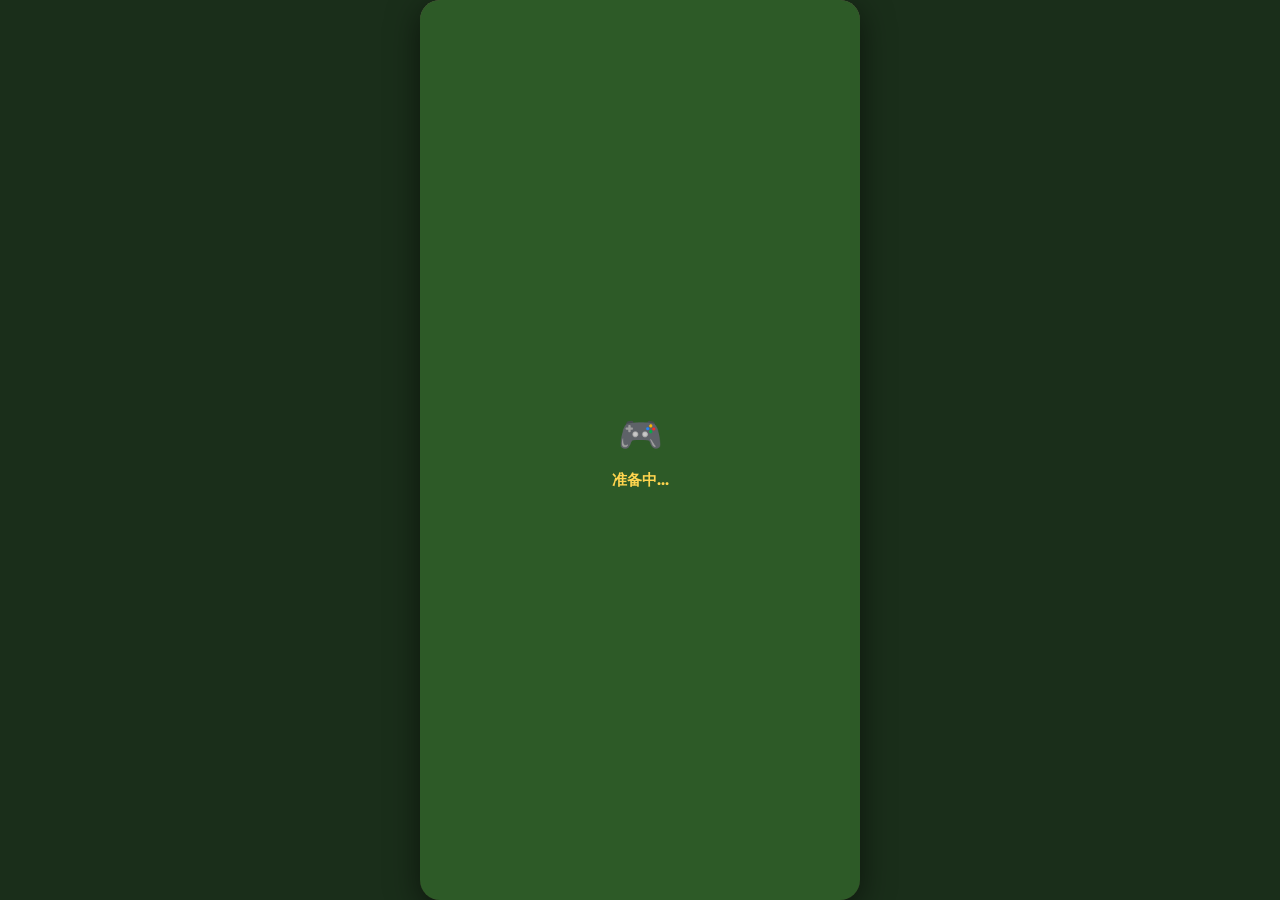
<file: index.html>
<!DOCTYPE html>
<html lang="zh-CN">
<head>
<meta charset="UTF-8">
<meta name="viewport" content="width=device-width,initial-scale=1.0,maximum-scale=1.0,user-scalable=no,viewport-fit=cover">
<title>弹珠 RPG</title>
<link href="https://fonts.googleapis.com/css2?family=Nunito:wght@700;800;900&display=swap" rel="stylesheet">
<style>
*{margin:0;padding:0;box-sizing:border-box}
html,body{width:100%;height:100%;overflow:hidden;background:#1a2e1a;font-family:'Nunito',sans-serif;touch-action:none;-webkit-user-select:none;user-select:none}

#app{
  width:100%;height:100%;max-width:440px;margin:0 auto;position:relative;
  display:flex;flex-direction:column;overflow:hidden;
  /* 木质外框 */
  background:linear-gradient(180deg,#5D4037 0%,#4E342E 30%,#3E2723 70%,#2d1d18 100%);
  padding:10px 10px 12px;
  border-radius:20px;
  box-shadow:
    inset 0 2px 0 rgba(255,255,255,.1),
    inset 0 -2px 4px rgba(0,0,0,.35),
    0 8px 32px rgba(0,0,0,.55);
}

/* ===== 内框（游戏区）===== */
.inner-frame{
  flex:1;display:flex;flex-direction:column;overflow:hidden;
  border-radius:14px;
  border:3px solid #6d4c41;
  background:#2d5a27;
  position:relative;
  box-shadow:inset 0 2px 8px rgba(0,0,0,.3);
}

/* ===== 顶栏（木质装饰条）===== */
.top-bar{
  height:48px;flex-shrink:0;
  background:
    linear-gradient(180deg,#8D6E63 0%,#6D4C41 40%,#5D4037 100%);
  border-bottom:3px solid #4e342e;
  border-radius:11px 11px 0 0;
  display:flex;align-items:center;justify-content:space-between;
  padding:0 10px;
  position:relative;
  box-shadow:inset 0 1px 0 rgba(255,255,255,.15),0 2px 4px rgba(0,0,0,.2);
}
/* 木纹纹理 */
.top-bar::before{
  content:'';position:absolute;top:0;left:0;right:0;bottom:0;
  border-radius:11px 11px 0 0;
  background:
    repeating-linear-gradient(90deg,transparent,transparent 20px,rgba(0,0,0,.04) 20px,rgba(0,0,0,.04) 21px);
  pointer-events:none;
}

/* 等级区域 */
.level-area{display:flex;align-items:center;gap:5px}
.level-star{
  width:28px;height:28px;
  background:linear-gradient(135deg,#FFD54F 0%,#FF8F00 50%,#E65100 100%);
  border-radius:6px;display:flex;align-items:center;justify-content:center;
  font-size:15px;box-shadow:0 2px 6px rgba(200,130,0,.45),inset 0 1px 0 rgba(255,255,255,.3);
  border:2px solid #FFA000;
}
.level-txt{
  color:#FFF8E1;font-size:16px;font-weight:900;
  text-shadow:0 1px 3px rgba(0,0,0,.4);letter-spacing:-.5px;
}
.level-diamond{font-size:13px;color:#FFE082;text-shadow:0 1px 2px rgba(0,0,0,.3)}

/* 中间层数（宝石风格）*/
.floor-gem{
  background:linear-gradient(180deg,#26C6DA 0%,#0097A7 50%,#006064 100%);
  border:3px solid #80DEEA;
  border-radius:12px;
  padding:4px 18px;
  min-width:64px;text-align:center;
  box-shadow:
    inset 0 2px 4px rgba(255,255,255,.25),
    inset 0 -2px 4px rgba(0,0,0,.2),
    0 3px 8px rgba(0,150,136,.35);
}
.floor-num{color:#fff;font-size:22px;font-weight:900;text-shadow:0 1px 3px rgba(0,0,0,.3)}

/* 右侧按钮 */
.ctrl-btns{display:flex;gap:6px}
.ctrl-btn{
  width:34px;height:34px;border-radius:9px;border:2px solid;
  font-size:13px;font-weight:900;cursor:pointer;
  display:flex;align-items:center;justify-content:center;
  box-shadow:0 2px 4px rgba(0,0,0,.2),inset 0 1px 0 rgba(255,255,255,.15);
}
.btn-speed{
  background:linear-gradient(180deg,#4FC3F7 0%,#039BE5 100%);
  border-color:#0288D1;color:#fff;
}
.btn-pause{
  background:linear-gradient(180deg,#FFB74D 0%,#F57C00 100%);
  border-color:#E65100;color:#fff;
}

/* ===== Canvas 区域（绿色草地）===== */
.canvas-wrap{
  flex:1;position:relative;overflow:hidden;
  /* 草地渐变 */
  background:
    radial-gradient(circle at 50% 120%, #3d7a33 0%, transparent 60%),
    linear-gradient(180deg, #2d5a27 0%, #3a6e32 40%, #2d5a27 100%);
}
canvas{width:100%;height:100%;display:block}

/* 发射次数 */
.shot-info{
  position:absolute;right:8px;bottom:52px;
  background:linear-gradient(135deg,rgba(0,0,0,.5),rgba(0,0,0,.3));
  backdrop-filter:blur(4px);border-radius:10px;
  padding:3px 10px;display:flex;align-items:center;gap:4px;
  border:1px solid rgba(255,255,255,.1);z-index:5;pointer-events:none;
  box-shadow:0 2px 6px rgba(0,0,0,.3);
}
.shot-count{color:#80DEEA;font-size:15px;font-weight:900;text-shadow:0 0 6px rgba(128,222,234,.5)}

/* ===== 底栏（木质装饰）===== */
.bottom-bar{
  height:46px;flex-shrink:0;
  background:linear-gradient(180deg,#6D4C41 0%,#5D4037 50%,#4E342E 100%);
  border-top:3px solid #5d4037;
  border-radius:0 0 12px 12px;
  display:flex;align-items:center;padding:0 12px;gap:8px;
  box-shadow:inset 0 1px 0 rgba(255,255,255,.08),0 -2px 6px rgba(0,0,0,.2);
}
.bottom-star{
  width:24px;height:24px;
  background:linear-gradient(135deg,#FFD54F,#FF8F00);
  border-radius:5px;display:flex;align-items:center;justify-content:center;
  font-size:12px;border:2px solid #FFA000;
  box-shadow:0 1px 4px rgba(200,130,0,.4);
}
.exp-lbl{color:#FFF8E1;font-size:11px;font-weight:900;text-shadow:0 1px 2px rgba(0,0,0,.3)}
.exp-track{
  flex:1;height:12px;background:rgba(0,0,0,.4);border-radius:6px;
  border:2px solid #5d4037;overflow:hidden;box-shadow:inset 0 1px 3px rgba(0,0,0,.4)
}
.exp-fill{
  height:100%;width:0%;
  background:linear-gradient(90deg,#FF8F00,#FFB300,#FFD54F,#FFEB3B);
  border-radius:4px;transition:width .3s;
  box-shadow:0 0 6px rgba(255,179,0,.4);
}
.exp-val{color:#FFE082;font-size:10px;font-weight:800;min-width:56px;text-align:right;text-shadow:0 1px 2px rgba(0,0,0,.3)}

/* ===== 弹窗 ===== */
.overlay{
  position:absolute;top:0;left:0;right:0;bottom:0;
  background:rgba(0,0,0,.65);backdrop-filter:blur(4px);
  display:none;flex-direction:column;
  align-items:center;justify-content:center;z-index:100;
  padding:20px;gap:14px;
}
.overlay.show{display:flex}
.overlay-title{font-size:22px;font-weight:900;color:#fff;text-shadow:0 2px 4px rgba(0,0,0,.4)}
.overlay-sub{font-size:13px;color:rgba(255,255,255,.6)}
.overlay-btn{
  padding:12px 32px;border-radius:12px;border:none;
  font-size:15px;font-weight:900;cursor:pointer;color:#fff;
  box-shadow:0 3px 8px rgba(0,0,0,.3);
}
.btn-primary{background:linear-gradient(135deg,#66BB6A,#43A047);border:2px solid #388E3C}
.btn-secondary{background:linear-gradient(135deg,#FF7043,#E64A19);border:2px solid:#D84315}

/* ===== 升级卡片 ===== */
.upgrade-cards{display:flex;gap:10px;width:100%}
.upgrade-card{
  flex:1;background:linear-gradient(180deg,rgba(62,44,32,.95),rgba(40,28,18,.98));
  border-radius:14px;padding:14px 8px 10px;
  display:flex;flex-direction:column;align-items:center;gap:5px;
  border:3px solid;cursor:pointer;transition:transform .12s;
  box-shadow:0 4px 10px rgba(0,0,0,.35);
}
.upgrade-card:active{transform:scale(.93)}
.card-com{border-color:#8D6E63}
.card-rare{border-color:#7C4DFF}
.card-epic{border-color:#FFAB00}
.card-icon{
  font-size:26px;width:42px;height:42px;border-radius:12px;
  display:flex;align-items:center;justify-content:center;
}
.icon-com{background:linear-gradient(135deg,#6D4C41,#4E342E)}
.icon-rare{background:linear-gradient(135deg,#512DA8,#7B1FA2)}
.icon-epic{background:linear-gradient(135deg,#E65100,#F57C00)}
.card-name{color:#fff;font-size:12px;font-weight:900}
.card-desc{color:rgba(255,255,255,.4);font-size:9px;text-align:center;line-height:1.35}
.card-tag{font-size:8px;font-weight:800;padding:2px 8px;border-radius:6px}
.tag-com{background:rgba(141,110,99,.2);color:#BCAAA4}
.tag-rare{background:rgba(124,77,255,.15);color:#B388FF}
.tag-epic{background:rgba(255,171,0,.15);color:#FFD740}

/* 加载 */
#loading{
  position:absolute;top:0;left:0;right:0;bottom:0;
  background:#2d5a27;display:flex;align-items:center;
  justify-content:center;z-index:200;flex-direction:column;gap:10px;
  color:#FFD54F;font-size:15px;font-weight:900;
}
</style>
</head>
<body>

<div id="app">
  <!-- 顶栏 -->
  <div class="top-bar">
    <div class="level-area">
      <div class="level-star">⭐</div>
      <span class="level-txt" id="ui-level">Lv.1</span>
      <span class="level-diamond">💎</span>
    </div>
    <div class="floor-gem">
      <div class="floor-num" id="ui-floor">1</div>
    </div>
    <div class="ctrl-btns">
      <button class="ctrl-btn btn-speed" id="btn-speed">×2</button>
      <button class="ctrl-btn btn-pause" id="btn-pause">❚❚</button>
    </div>
  </div>

  <!-- 内框：Canvas + 底栏 -->
  <div class="inner-frame">
    <!-- 游戏画布 -->
    <div class="canvas-wrap">
      <canvas id="c"></canvas>
      <div class="shot-info"><span>🎯</span><span class="shot-count" id="ui-shots">8</span></div>
    </div>

    <!-- 底部经验栏 -->
    <div class="bottom-bar">
      <div class="bottom-star">⭐</div>
      <span class="exp-lbl" id="ui-exp-lv">Lv.1</span>
      <div class="exp-track"><div class="exp-fill" id="ui-exp-bar"></div></div>
      <span class="exp-val" id="ui-exp-val">0 / 100</span>
    </div>
  </div>

  <!-- 升级弹窗 -->
  <div class="overlay" id="overlay-upgrade">
    <div class="overlay-title">✨ 选择强化 ✨</div>
    <div class="overlay-sub">选择一项能力提升</div>
    <div class="upgrade-cards" id="upgrade-cards"></div>
  </div>

  <!-- 结束弹窗 -->
  <div class="overlay" id="overlay-over">
    <div class="overlay-title">💀 游戏结束</div>
    <div class="overlay-sub" id="over-sub">到达第 1 层 · Lv.1</div>
    <button class="overlay-btn btn-secondary" onclick="Game.restart()">重新开始 🔄</button>
  </div>

  <div id="loading"><div style="font-size:36px">🎮</div><div>准备中...</div></div>
</div>

<script>
// ================================================================
//  弹珠 RPG — 卡通风格版 v4
// ================================================================
const canvas = document.getElementById('c');
const ctx = canvas.getContext('2d');

const COLS = 6, ROWS = 7;
const BALL_R = 8, BALL_SPD = 9, ENTITY_R = 22;

// 怪物配置
const MT = {
  SLIME:   { name:'史莱姆', color:'#66BB6A', dark:'#388E3C', eye:'#fff',  hpM:1 },
  BAT:     { name:'蝙蝠',   color:'#AB47BC', dark:'#7B1FA2', eye:'#FFEE58',hpM:0.8 },
  SKELETON:{ name:'骷髅兵', color:'#CFD8DC', dark:'#78909C', eye:'#fff',  hpM:2 },
  GOLEM:   { name:'傀儡',   color:'#90A4AE', dark:'#546E7A', eye:'#fff',  hpM:4 },
};

// ---- 状态 ----
let state='aiming'; // aiming|playing|levelup|gameover
let floor=1,lvl=1,exp=0,expNeed=100;
let shots=8,shotsMax=8;
let balls=[],entities=[],particles=[],floats=[];
let shake=0,frame=0,killed=0;
let ptStart=null,trajPts=[],trajVec=null;

let W,H,grid={x:0,y:0,cw:0,ch:0},bounds={l:0,t:0,r:0,b:0};
let player={x:0,y:0};

// ---- 尺寸 ----
function resize(){
  const wrap=document.querySelector('.canvas-wrap');
  W=wrap.clientWidth; H=wrap.clientHeight;
  canvas.width=W; canvas.height=H;
  calcLayout();
  entities.forEach(e=>setPos(e));
  player.x=W/2; player.y=H-38;
}

function calcLayout(){
  const pad=8;
  bounds={l:pad,t:pad+2,r:W-pad,b:H-44};
  grid.x=bounds.l; grid.y=bounds.t;
  grid.cw=(bounds.r-bounds.l)/COLS;
  grid.ch=(bounds.b-bounds.t)/ROWS;
}

function setPos(e){
  e.x=grid.x+e.col*grid.cw+grid.cw/2;
  e.y=grid.y+e.row*grid.ch+grid.ch/2;
}

// ---- 关卡生成 ----
function genFloor(f){
  entities=[];balls=[];particles=[];floats=[];
  state='aiming';trajPts=[];trajVec=null;killed=0;
  shots=Math.max(shotsMax+Math.min(f-1,5),4);

  const cnt=Math.min(5+f*2,COLS*ROWS-4);
  const used=new Set(), maxR=ROWS-2;
  for(let i=0;i<cnt&&used.size<maxR*COLS;i++){
    let c,r,key;
    do{c=Math.floor(Math.random()*COLS);r=Math.floor(Math.random()*maxR);key=c+','+r;}while(used.has(key));
    used.add(key);
    const keys=Object.keys(MT);
    let tk=f<=2?(Math.random()<.7?'SLIME':'BAT'):keys[Math.floor(Math.random()*Math.min(f+1,4))];
    const td=MT[tk],hp=Math.floor(10*td.hpM*(1+(f-1)*.4));
    entities.push({type:'monster',key:tk,name:td.name,color:td.color,dark:td.dark,
      col,row,x:0,y:0,r:ENTITY_R,hp,maxHp:hp,active:true,hitFlash:0,deathTimer:0});
    setPos(entities[entities.length-1]);
  }
  updateUI();
  console.log(`[Floor${f}] ${entities.length} monsters, grid ${grid.cw.toFixed(0)}x${grid.ch.toFixed(0)}, screen ${W}x${H}`);
}

// ---- 弹道 ----
function calcLaunch(tx,ty){
  const sx=player.x,sy=player.y-18,dx=tx-sx,dy=ty-sy,dist=Math.sqrt(dx*dx+dy*dy);
  if(dist<20)return null;
  dx/=dist;dy/=dist;
  if(dy>-0.12)return null;
  return{vx:dx*BALL_SPD,vy:dy*BALL_SPD};
}
function getTraj(vx,vy){
  const pts=[{x:player.x,y:player.y-18}];
  let x=player.x,y=player.y-18,cvx=vx,cvy=vy;
  for(let i=0;i<80;i++){
    x+=cvx;y+=cvy;
    if(x<=bounds.l+BALL_R||x>=bounds.r-BALL_R)cvx*=-.92;
    if(y<=bounds.t+BALL_R)cvy=Math.abs(cvy)*.6;
    if(y>=bounds.b)break;
    pts.push({x,y});
    if(i>10&&Math.abs(cvy)<.5)break;
  }
  return pts;
}
function launch(v){if(!v||shots<=0)return;
  balls.push({x:player.x,y:player.y-18,vx:v.vx,vy:v.vy,r:BALL_R,active:true,_px:0,_py:0});
  shots--;state='playing';updateUI();}

// ---- 物理 ----
function physics(){
  for(const b of balls){if(!b.active)continue;
    b._px=b.x;b._py=b.y;b.x+=b.vx;b.y+=b.vy;
    if(b.x<=bounds.l+b.r){b.x=bounds.l+b.r;b.vx*=-.92;}
    if(b.x>=bounds.r-b.r){b.x=bounds.r-b.r;b.vx*=-.92;}
    if(b.y<=bounds.t+b.r){b.y=bounds.t+b.r;b.vy*=-.92;}
    if(b.y>H+30){b.active=false;continue;}
    for(const e of entities){if(!e.active||e.type!=='monster')continue;
      const dx=b.x-e.x,dy=b.y-e.y,dist=Math.sqrt(dx*dx+dy*dy);
      if(dist<b.r+e.r){
        const nx=dx/dist,ny=dy/dist,dot=b.vx*nx+b.vy*ny;
        b.vx-=1.7*dot*nx;b.vy-=1.7*dot*ny;
        const o=(b.r+e.r)-dist;b.x+=nx*o*1.1;b.y+=ny*o*1.1;
        e.hp--;e.hitFlash=6;
        spawnFloat(e.x,e.y-e.r-10,'-1','#FF5252');
        spawnParticles(b.x,b.y,'#fff',4,1,3,12,0);
        shake=Math.max(shake,2);
        if(e.hp<=0){e.active=false;e.deathTimer=25;killed++;
          spawnParticles(e.x,e.y,e.color,18,2,6,32,0.08);
          spawnFloat(e.x,e.y-e.r,'⚔'+e.name,'#FFD54F');shake=5;
          addExp(10);updateUI();}}}}
  balls=balls.filter(b=>b.active);
  if(balls.length===0&&state==='playing')checkEnd();
}
function checkEnd(){
  const alive=entities.filter(e=>e.type==='monster'&&e.active).length;
  if(alive===0){state='levelup';addExp(20+floor*3);showUpgrade();return;}
  if(shots<=0){state='gameover';showOver();return;}
  state='aiming';
}
function addExp(n){exp+=n;while(exp>=expNeed){exp-=expNeed;lvl++;expNeed=Math.floor(expNeed*1.25);shotsMax++;
  spawnFloat(W/2,H/2,'⬆ Lv.'+lvl+'!','#FFD54F');shake=6;}updateUI();}

// ---- 升级 ----
const UPGS=[
  {name:'🔥火焰弹',desc:'弹珠经过的\n敌人持续受伤',tag:'史诗',tg:'tag-epic',bg:'icon-epic',rare:'card-epic',fn:()=>{}},
  {name:'⚡穿透+1',desc:'弹珠可穿透\n额外1个目标',tag:'稀有',tg:'tag-rare',bg:'icon-rare',rare:'card-rare',fn:()=>{}},
  {name:'💥伤害+2',desc:'每次命中\n伤害+2',tag:'普通',tg:'tag-com',bg:'icon-com',rare:'card-com',fn:()=>{}},
  {name:'🎯弹药+3',desc:'每轮额外\n+3次发射',tag:'普通',tg:'tag-com',bg:'icon-com',rare:'card-com',fn:()=>{}},
  {name:'❄️冰冻弹',desc:'命中敌人\n减速效果',tag:'史诗',tg:'tag-epic',bg:'icon-epic',rare:'card-epic',fn:()=>{}},
  {name:'🌟爆裂弹',desc:'弹珠消失时\n范围爆炸',tag:'传说',tg:'tag-rare',bg:'icon-epic',rare:'card-epic',fn:()=>{}},
];
function showUpgrade(){
  const pool=[...UPGS].sort(()=>Math.random()-.5).slice(0,3);
  const el=document.getElementById('upgrade-cards');el.innerHTML='';
  pool.forEach(c=>{
    const d=document.createElement('div');d.className=`upgrade-card ${c.rare}`;
    d.innerHTML=`<div class="card-icon ${c.bg}">${c.name.charAt(0)}</div>
      <div class="card-name">${c.name}</div><div class="card-desc">${c.desc.replace(/\n/g,'<br>')}</div>
      <div class="card-tag ${c.tg}">${c.tag}</div>`;
    d.onclick=()=>{document.getElementById('overlay-upgrade').classList.remove('show');floor++;genFloor(floor);updateUI();};
    el.appendChild(d);
  });
  document.getElementById('overlay-upgrade').classList.add('show');
}
function showOver(){
  document.getElementById('over-sub').textContent=`到达第 ${floor} 层 · Lv.${lvl}`;
  document.getElementById('overlay-over').classList.add('show');
}
window.Game={
  restart(){floor=1;lvl=1;exp=0;expNeed=100;shotsMax=8;
    document.getElementById('overlay-over').classList.remove('show');
    document.getElementById('overlay-upgrade').classList.remove('show');
    genFloor(floor);updateUI();}
};

// ---- 粒子 ----
function spawnParticles(x,y,color,n,sMin,sMax,life,grav){
  for(let i=0;i<n;i++){const a=(Math.PI*2*i)/n+(Math.random()-.5)*.5,spd=sMin+Math.random()*(sMax-sMin);
    particles.push({x,y,vx:Math.cos(a)*spd,vy:Math.sin(a)*spd,life,maxLife:life,
      size:sMin+Math.random()*(sMax-sMin),color,decay:.94,grav:grav||0});}}
function spawnFloat(x,y,text,color){floats.push({x,y,text,color,life:50,maxLife:50});}

// ==================== 渲染 ====================
function render(){frame++;ctx.clearRect(0,0,W,H);
  ctx.save();
  if(shake>0){ctx.translate((Math.random()-.5)*shake*.5,(Math.random()-.5)*shake*.5);shake=Math.max(0,shake-.3);}
  drawBG();drawGrid();drawEntities();drawPlayer();drawBalls();
  if(state==='aiming'&&trajPts.length>1)drawTraj();
  drawParticles();drawFloats();ctx.restore();}

function drawBG(){
  // 草地底色
  const g=ctx.createLinearGradient(0,0,0,H);
  g.addColorStop(0,'#2d5a27');g.addColorStop(.4,'#3a6e32');g.addColorStop(.7,'#2d5a27');g.addColorStop(1,'#245a20');
  ctx.fillStyle=g;ctx.fillRect(0,0,W,H);
  // 草地纹理点
  ctx.fillStyle='rgba(100,180,80,.04)';
  for(let i=0;i<60;i++)ctx.fillRect(Math.random()*W,Math.random()*H,2,3);
  // 四角暗角
  const v=ctx.createRadialGradient(W/2,H*.4,0,W/2,H*.4,W*.7);
  v.addColorStop(0,'rgba(0,0,0,0)');v.addColorStop(1,'rgba(0,0,0,0.25)');
  ctx.fillStyle=v;ctx.fillRect(0,0,W,H);
}

function drawGrid(){
  const{x,y,cw,ch}=grid;
  // 交替格子
  for(let r=0;r<ROWS;r++)for(let c=0;c<COLS;c++){
    ctx.fillStyle=(r+c)%2?'rgba(0,0,0,.05)':'rgba(255,255,255,.025)';
    ctx.fillRect(x+c*cw,y+r*ch,cw,ch);}
  // 网格线
  ctx.strokeStyle='rgba(0,0,0,.12)';ctx.lineWidth=1.5;
  for(let c=0;c<=COLS;c++){ctx.beginPath();ctx.moveTo(x+c*cw,y);ctx.lineTo(x+c*w,y+ROWS*ch);ctx.stroke();}
  for(let r=0;r<=ROWS;r++){ctx.beginPath();ctx.moveTo(x,y+r*ch);ctx.lineTo(x+COLS*cw,y+r*ch);ctx.stroke();}
}

function drawEntities(){
  for(const e of entities){
    if(!e.active&&e.deathTimer>0){
      const p=1-e.deathTimer/25;ctx.globalAlpha=1-p;
      ctx.save();ctx.translate(e.x,e.y);ctx.scale(1+p*.7,1+p*.7);drawMonster(e);ctx.restore();ctx.globalAlpha=1;
      e.deathTimer--;continue;}
    if(!e.active)continue;
    const t=frame*.06,breath=Math.sin(t)*.04,floatY=Math.sin(t*1.3+e.col)*1.5;
    ctx.save();ctx.translate(e.x,e.y+floatY);ctx.scale(1+breath,1+breath);
    if(e.hitFlash>0){ctx.globalAlpha=.6;e.hitFlash--;}
    drawMonster(e);ctx.globalAlpha=1;ctx.restore();
    // 血条
    if(e.hp<e.maxHp){const bw=38,bh=5;
      ctx.fillStyle='rgba(0,0,0,.55)';roundRect(e.x-bw/2,e.y-e.r-11,bw,bh,2);ctx.fill();
      const ratio=e.hp/e.maxHp;
      ctx.fillStyle='#E53935';roundRect(e.x-bw/2,e.y-e.r-11,bw*ratio,bh,2);ctx.fill();
      ctx.strokeStyle='rgba(0,0,0,.35)';ctx.lineWidth=.8;
      roundRect(e.x-bw/2,e.y-e.r-11,bw,bh,2);ctx.stroke();}
  }
}

function drawMonster(e){
  const r=e.r, c=e.color, d=e.dark;
  // 阴影
  ctx.fillStyle='rgba(0,0,0,.25)';ctx.beginPath();ctx.ellipse(3,r*.7,r*.85,r*.35,0,0,Math.PI*2);ctx.fill();
  // 外发光
  const g=ctx.createRadialGradient(0,-r*.2,r*.3,0,0,r*2);
  g.addColorStop(0,c+'40');g.addColorStop(1,'rgba(0,0,0,0)');
  ctx.fillStyle=g;ctx.beginPath();ctx.arc(0,0,r*2,0,Math.PI*2);ctx.fill();
  // 身体（圆润形状）
  const body=ctx.createRadialGradient(-r*.3,-r*.35,0,-r*.1,0,r);
  body.addColorStop(0,lighten(c,.35));body.addColorStop(.55,c);body.addColorStop(1,d);
  ctx.fillStyle=body;
  ctx.beginPath();
  // 史莱姆=圆润底部，其他=圆形
  if(e.key==='SLIME'){
    ctx.moveTo(-r,r*.3);ctx.bezierCurveTo(-r,-r*.5, r,-r*.5, r,r*.3);
    ctx.bezierCurveTo(r*.8,r, .5,r*.6, 0,r*.3);
    ctx.bezierCurveTo(-.5,r*.6, -.8,r, -r,r*.3);
  }else{ctx.arc(0,0,r,0,Math.PI*2);}
  ctx.fill();
  // 高光
  ctx.fillStyle='rgba(255,255,255,.3)';
  ctx.beginPath();ctx.ellipse(-r*.3,-r*.35,r*.35,r*.25,-.4,0,Math.PI*2);ctx.fill();
  // 眼睛
  const ey=-r*.08,es=r*.26;
  ctx.fillStyle='#fff';
  ctx.beginPath();ctx.arc(-es,ey,es,.0,Math.PI*2);ctx.fill();
  ctx.beginPath();ctx.arc(es,ey,es,.0,Math.PI*2);ctx.fill();
  // 瞳孔
  ctx.fillStyle='#333';
  ctx.beginPath();ctx.arc(-es+1,ey+1,es*.28,0,Math.PI*2);ctx.fill();
  ctx.beginPath();ctx.arc(es+1,ey+1,es*.28,0,Math.PI*2);ctx.fill();
  // 眼睛高光
  ctx.fillStyle='rgba(255,255,255,.7)';
  ctx.beginPath();ctx.arc(-es-1,ey-2,es*.15,0,Math.PI*2);ctx.fill();
  ctx.beginPath();ctx.arc(es-1,ey-2,es*.15,0,Math.PI*2);ctx.fill();
  // 嘴巴（小动物感）
  if(e.key==='SLIME'||e.key==='BAT'){
    ctx.strokeStyle='#5D4037';ctx.lineWidth=1.2;
    ctx.beginPath();if(e.key==='SLIME'){
      ctx.arc(0,r*.15,4,.1*Math.PI,.9*Math.PI);}else{
      ctx.arc(0,ey+es*.6,3,0,Math.PI);}
    ctx.stroke();
  }
}

function drawPlayer(){
  const t=frame*.04,br=Math.sin(t)*.03,r=20;
  ctx.save();ctx.translate(player.x,player.y);ctx.scale(1+br,1+br);
  // 阴影
  ctx.fillStyle='rgba(0,0,0,.3)';ctx.beginPath();ctx.ellipse(3,r*.7,r*.8,r*.3,0,0,Math.PI*2);ctx.fill();
  // 光环
  const gl=ctx.createRadialGradient(0,5,0,0,5,r+18);
  gl.addColorStop(0,'rgba(33,150,243,.2)');gl.addColorStop(1,'rgba(33,150,243,0)');
  ctx.fillStyle=gl;ctx.beginPath();ctx.arc(0,5,r+18,0,Math.PI*2);ctx.fill();
  // 身体（蓝色长袍）
  const body=ctx.createRadialGradient(-r*.2,-r*.3,0,0,0,r);
  body.addColorStop(0,'#64B5F6');body.addColorStop(.45','#1976D2');body.addColorStop(1,'#0D47A1');
  ctx.fillStyle=body;ctx.beginPath();ctx.arc(0,0,r,0,Math.PI*2);ctx.fill();
  // 脸（肤色）
  ctx.fillStyle='#FFCC80';ctx.beginPath();ctx.arc(0,-2,r*.55,0,Math.PI*2);ctx.fill();
  // 白胡子
  ctx.fillStyle='#efebe9';ctx.beginPath();ctx.ellipse(0,r*.15,r*.5,r*.4,0,0,Math.PI*2);ctx.fill();
  // 眼睛
  ctx.fillStyle='#333';ctx.beginPath();ctx.arc(-5,-4,2.5,0,Math.PI*2);ctx.fill();
  ctx.beginPath();ctx.arc(5,-4,2.5,0,Math.PI*2);ctx.fill();
  // 眼镜（反光）
  ctx.strokeStyle='#81D4FA';ctx.lineWidth=1.5;
  ctx.beginPath();ctx.arc(-5,-4,4,0,Math.PI*2);ctx.stroke();
  ctx.beginPath();ctx.arc(5,-4,4,0,Math.PI*2);ctx.stroke();
  // 微笑
  ctx.strokeStyle='#5D4037';ctx.lineWidth=1.5;
  ctx.beginPath();ctx.arc(0,3,5,.2*Math.PI,.8*Math.PI);ctx.stroke();
  // 巫师帽
  ctx.fillStyle='#1565C0';ctx.beginPath();
  ctx.moveTo(-12,-r*.4);ctx.lineTo(12,-r*.4);ctx.lineTo(0,-r-14);ctx.closePath();ctx.fill();
  ctx.fillStyle='#FFB300';ctx.beginPath();ctx.arc(0,-r-14,4,0,Math.PI*2);ctx.fill();
  // 法杖
  ctx.strokeStyle='#8D6E63';ctx.lineWidth=3;ctx.lineCap='round';
  ctx.beginPath();ctx.moveTo(r+4,-5);ctx.lineTo(r+10,r+8);ctx.stroke();
  ctx.fillStyle='#FFD54F';ctx.beginPath();ctx.arc(r+10,r+8,3.5,0,Math.PI*2);ctx.fill();
  ctx.restore();
}

function drawBalls(){
  for(const b of balls){if(!b.active)continue;const r=b.r;
    // 拖尾
    if(b._px!==undefined)for(let i=3;i>=1;i--){
      const a=.16*(4-i);ctx.beginPath();
      ctx.arc(b.x-b.vx*i*.5,b.y-b.vy*i*.5,r*(1-i*.08),0,Math.PI*2);
      ctx.fillStyle=`rgba(150,220,255,${a})`;ctx.fill();}
    b._px=b.x;b._py=b.y;
    // 外发光
    const gl=ctx.createRadialGradient(b.x,b.y,0,b.x,b.y,r*4);
    gl.addColorStop(0,'rgba(150,230,255,.5)');gl.addColorStop(.25,'rgba(100,180,255,.15)');
    gl.addColorStop(1,'rgba(100,180,255,0)');
    ctx.fillStyle=gl;ctx.beginPath();ctx.arc(b.x,b.y,r*4,0,Math.PI*2);ctx.fill();
    // 本体
    const bd=ctx.createRadialGradient(b.x-r*.35,b.y-r*.35,0,b.x,b.y,r);
    bd.addColorStop(0,'#fff');bd.addColorStop(.5,'#b3e5fc');bd.addColorStop(1,'#1E88E5');
    ctx.fillStyle=bd;ctx.beginPath();ctx.arc(b.x,b.y,r,0,Math.PI*2);ctx.fill();
    // 内圈高光
    ctx.fillStyle='rgba(255,255,255,.9)';
    ctx.beginPath();ctx.arc(b.x-r*.3,b.y-r*.3,r*.28,0,Math.PI*2);ctx.fill();
}}

function drawTraj(){
  if(trajPts.length<2)return;
  ctx.setLineDash([6,8]);ctx.lineDashOffset=-frame*.6;
  ctx.strokeStyle='rgba(255,255,255,.4)';ctx.lineWidth=2.5;
  ctx.beginPath();ctx.moveTo(trajPts[0].x,trajPts[0].y);
  for(let i=1;i<trajPts.length;i++)ctx.lineTo(trajPts[i].x,trajPts[i].y);ctx.stroke();
  ctx.setLineDash([]);
  const L=trajPts[trajPts.length-1];
  ctx.fillStyle='rgba(255,255,255,.4)';ctx.beginPath();ctx.arc(L.x,L.y,6,0,Math.PI*2);ctx.fill();
}

function drawParticles(){
  for(let i=particles.length-1;i>=0;i--){const p=particles[i];
    p.x+=p.vx;p.y+=p.vy;p.vy+=p.grav;p.vx*=p.decay;p.vy*=p.decay;p.life--;
    const a=p.life/p.maxLife;ctx.globalAlpha=a;ctx.fillStyle=p.color;
    ctx.beginPath();ctx.arc(p.x,p.y,p.size*a,0,Math.PI*2);ctx.fill();ctx.globalAlpha=1;
    if(p.life<=0)particles.splice(i,1);}}
function drawFloats(){
  for(let i=floats.length-1;i>=0;i--){const f=floats[i];f.y-=1.1;f.life--;
    const a=f.life/f.maxLife;ctx.globalAlpha=a;ctx.fillStyle=f.color;
    ctx.font='bold 12px Nunito,sans-serif';ctx.textAlign='center';ctx.textBaseline='middle';
    ctx.fillText(f.text,f.x,f.y);ctx.globalAlpha=1;if(f.life<=0)floats.splice(i,1);}}

// ---- 工具 ----
function roundRect(x,y,w,h,r){ctx.beginPath();ctx.moveTo(x+r,y);ctx.lineTo(x+w-r,y);ctx.quadraticCurveTo(x+w,y,x+w,y+r);
  ctx.lineTo(x+w,y+h-r);ctx.quadraticCurveTo(x+w,y+h,x+w-r,y+h);ctx.lineTo(x+r,y+h);
  ctx.quadraticCurveTo(x,y+h,x,y+h-r);ctx.lineTo(x,y+r);ctx.quadraticCurveTo(x,y,x+r,y);ctx.closePath();}
function lighten(hex,f){const n=parseInt(hex.slice(1),16),r=(n>>16)&0xff,g=(n>>8)&0xff,b=n&0xff;
  return`rgb(${Math.min(255,r+(255-r)*f)},${Math.min(255,g+(255-g)*f)},${Math.min(255,b+(255-b)*f)})`;}

// ---- UI ----
function updateUI(){
  document.getElementById('ui-level').textContent='Lv.'+lvl;
  document.getElementById('ui-floor').textContent=floor;
  document.getElementById('ui-shots').textContent=shots;
  document.getElementById('ui-exp-lv').textContent='Lv.'+lvl;
  document.getElementById('ui-exp-val').textContent=exp+' / '+expNeed;
  document.getElementById('ui-exp-bar').style.width=(exp/expNeed*100)+'%';
}

// ---- 输入 ----
function bindInput(){
  const wrap=document.querySelector('.canvas-wrap');
  function local(cx,cy){const rc=canvas.getBoundingClientRect();
    return{x:(cx-rc.left)*(W/rc.width),y:(cy-rc.top)*(H/rc.height)};}
  wrap.addEventListener('touchstart',e=>{e.preventDefault();if(state!=='aiming')return;
    const p=local(e.touches[0].clientX,e.touches[0].clientY);ptStart=p;updateTraj(p.x,p.y);},{passive:false});
  wrap.addEventListener('touchmove',e=>{e.preventDefault();if(state!=='aiming'||!ptStart)return;
    const p=local(e.touches[0].clientX,e.touches[0].clientY);updateTraj(p.x,p.y);},{passive:false});
  wrap.addEventListener('touchend',e=>{e.preventDefault();
    if(state==='aiming'&&trajPts.length>1)launch(trajVec);
    trajPts=[];trajVec=null;ptStart=null;},{passive:false});
  canvas.addEventListener('mousedown',e=>{if(state!=='aiming')return;
    const p=local(e.clientX,e.clientY);ptStart=p;updateTraj(p.x,p.y);});
  canvas.addEventListener('mousemove',e=>{if(state!=='aiming'||!ptStart)return;
    const p=local(e.clientX,e.clientY);updateTraj(p.x,p.y);});
  canvas.addEventListener('mouseup',e=>{
    if(state==='aiming'&&trajPts.length>1)launch(trajVec);
    trajPts=[];trajVec=null;ptStart=null;});
  canvas.addEventListener('contextmenu',e=>e.preventDefault());
}
function updateTraj(tx,ty){trajVec=calcLaunch(tx,ty);trajPts=trajVec?getTraj(trajVec.vx,trajVec.vy):[];}

// ---- 主循环 ----
function loop(t){if(state==='playing')physics();render();requestAnimationFrame(loop);}

// ---- 启动 ----
function init(){
  try{
  resize();window.addEventListener('resize',resize);
  genFloor(1);bindInput();updateUI();
  document.getElementById('loading').style.display='none';
  console.log(`🎮 弹珠RPG v4 启动! 屏幕:${W}x${H}, 网格:${COLS}x${ROWS}, 格子:${grid.cw.toFixed(0)}x${grid.ch.toFixed(0)}`);
  requestAnimationFrame(loop);
  }catch(err){console.error('[Init Error]',err);
    document.getElementById('loading').innerHTML='<div style="font-size:28px">⚠️</div><div>加载出错: '+err.message+'</div>';
    // 尝试继续
    setTimeout(function(){try{if(!W)resize();genFloor(1);updateUI();document.getElementById('loading').style.display='none';requestAnimationFrame(loop);}catch(e){}},500);
  }
}
document.addEventListener('DOMContentLoaded',init);
</script>
</body>
</html>
</file>
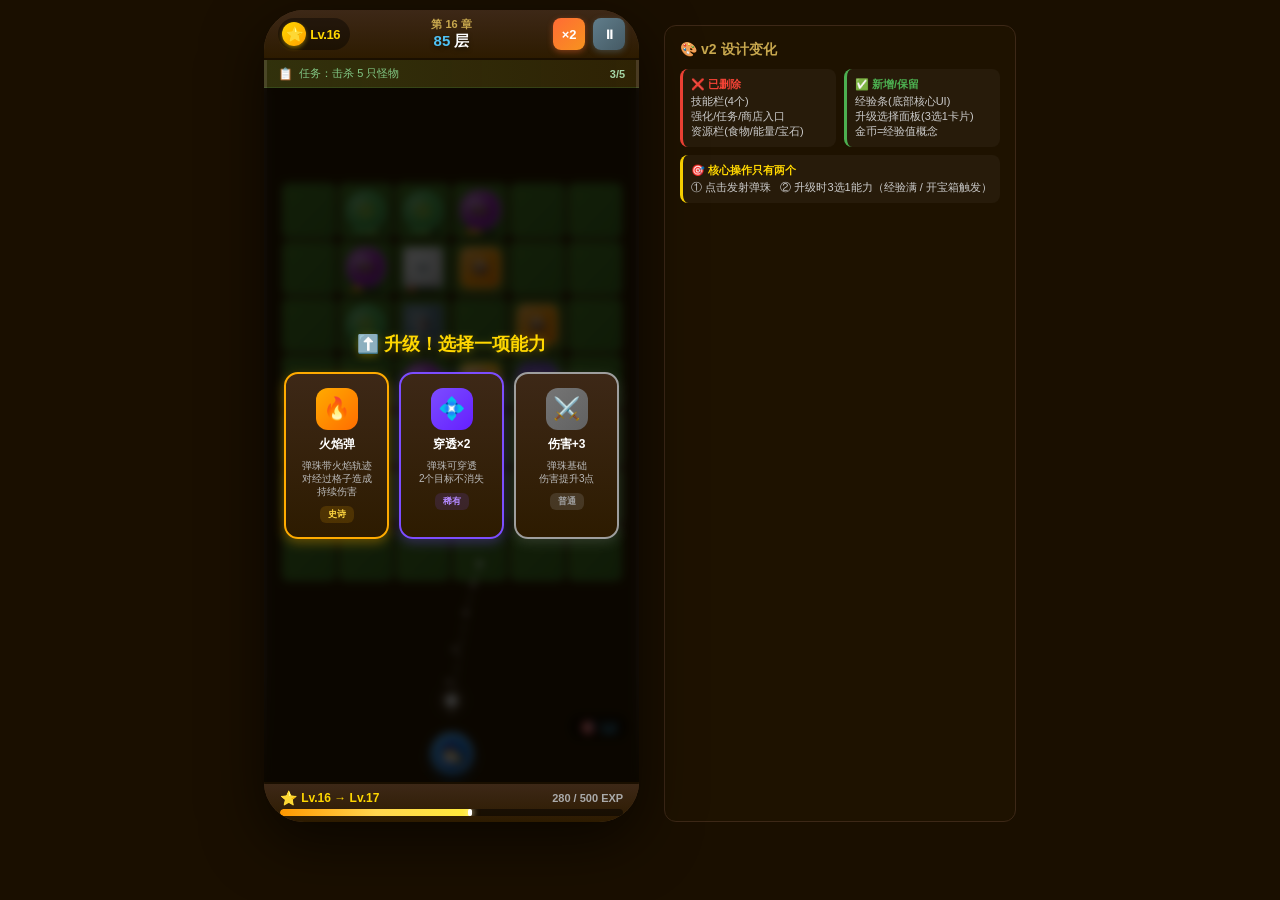
<file: ui-design-v2.html>
<!DOCTYPE html>
<html lang="zh-CN">
<head>
<meta charset="UTF-8">
<meta name="viewport" content="width=device-width, initial-scale=1.0, user-scalable=no, maximum-scale=1.0">
<title>弹珠 RPG v2 - 主界面设计稿</title>
<style>
  * { margin: 0; padding: 0; box-sizing: border-box; }
  
  body {
    background: #1a0f00;
    font-family: -apple-system, 'PingFang SC', 'Microsoft YaHei', sans-serif;
    display: flex;
    justify-content: center;
    align-items: flex-start;
    min-height: 100vh;
    padding: 10px;
  }

  .phone-frame {
    width: 375px;
    height: 812px;
    background: #2D1B00;
    border-radius: 40px;
    overflow: hidden;
    position: relative;
    box-shadow: 0 20px 60px rgba(0,0,0,0.6), inset 0 0 0 3px #4a3520;
    display: flex;
    flex-direction: column;
  }

  /* ====== 顶栏 ====== */
  .top-bar {
    height: 50px;
    background: linear-gradient(180deg, #3D2817 0%, #2D1B00 100%);
    display: flex;
    align-items: center;
    justify-content: space-between;
    padding: 0 14px;
    border-bottom: 2px solid #1a0f00;
    flex-shrink: 0;
  }
  
  .top-left { display: flex; align-items: center; gap: 8px; }
  
  .coin-display {
    display: flex; align-items: center;
    background: rgba(0,0,0,0.4);
    border-radius: 16px;
    padding: 4px 10px 4px 4px;
    gap: 4px;
  }
  
  .coin-icon {
    width: 24px; height: 24px;
    background: linear-gradient(135deg, #FFD700 0%, #FFA000 100%);
    border-radius: 50%;
    display: flex; align-items: center; justify-content: center;
    font-size: 14px;
    box-shadow: 0 2px 4px rgba(255,215,0,0.4);
  }
  
  .coin-amount { color: #FFD700; font-size: 13px; font-weight: 800; letter-spacing: -0.5px; }
  
  .level-display { text-align: center; }
  .chapter-text { color: #C8A84E; font-size: 11px; font-weight: 600; }
  .floor-text { color: #FFF; font-size: 15px; font-weight: 800; text-shadow: 0 2px 4px rgba(0,0,0,0.5); }
  .floor-num { color: #4FC3F7; }
  
  .top-right { display: flex; gap: 8px; }
  
  .ctrl-btn {
    width: 32px; height: 32px; border-radius: 8px;
    display: flex; align-items: center; justify-content: center;
    font-size: 13px; font-weight: 700; cursor: pointer;
    border: none; color: #fff;
  }
  .speed-btn { background: linear-gradient(135deg, #FF6B35 0%, #F7931E 100%); box-shadow: 0 2px 6px rgba(255,107,53,0.4); }
  .pause-btn { background: linear-gradient(135deg, #607D8B 0%, #455A64 100%); box-shadow: 0 2px 6px rgba(96,125,139,0.4); }

  /* ====== 任务提示条 ====== */
  .task-bar {
    height: 28px;
    background: linear-gradient(90deg, rgba(76,175,80,0.15) 0%, rgba(76,175,80,0.05) 100%);
    display: flex; align-items: center; padding: 0 14px; gap: 6px;
    border-bottom: 1px solid rgba(76,175,80,0.2);
    flex-shrink: 0;
  }
  .task-icon { font-size: 12px; }
  .task-text { color: #81C784; font-size: 11px; flex: 1; }
  .task-progress { color: #A5D6A7; font-size: 11px; font-weight: 700; }

  /* ====== 战场区（弹性占据剩余空间）===== */
  .battlefield {
    flex: 1;
    position: relative;
    overflow: hidden;
    display: flex;
    flex-direction: column;
  }
  
  .grid-wrapper {
    flex: 1;
    display: flex;
    align-items: center;
    justify-content: center;
    padding: 8px;
    padding-bottom: 4px;
  }
  
  .grid-container {
    display: grid;
    grid-template-columns: repeat(6, 1fr);
    grid-template-rows: repeat(7, 1fr);
    gap: 3px;
    width: 100%;
    max-width: 340px;
  }
  
  .grid-cell {
    aspect-ratio: 1;
    background: linear-gradient(135deg, #4A7C23 0%, #3D6B1E 100%);
    border-radius: 6px;
    border: 1px solid #5A8C2E;
    position: relative;
    display: flex; align-items: center; justify-content: center;
    box-shadow: inset 0 2px 4px rgba(0,0,0,0.15), inset 0 -1px 0 rgba(255,255,255,0.05);
    overflow: visible;
  }
  
  /* 怪物 */
  .monster {
    width: 78%; height: 78%; border-radius: 50%;
    display: flex; align-items: center; justify-content: center;
    font-size: 16px; position: relative;
    animation: monsterIdle 2s ease-in-out infinite;
    box-shadow: 0 3px 8px rgba(0,0,0,0.3), inset 0 -3px 6px rgba(0,0,0,0.2);
  }
  @keyframes monsterIdle {
    0%, 100% { transform: scale(1) translateY(0); }
    50% { transform: scale(1.05) translateY(-2px); }
  }
  
  .monster-slime { background: radial-gradient(circle at 30% 30%, #81C784, #4CAF50 50%, #388E3C); border: 2px solid #66BB6A; }
  .monster-bat { background: radial-gradient(circle at 30% 30%, #CE93D8, #9C27B0 50%, #7B1FA2); border: 2px solid #BA68C8; border-radius: 45% 45% 50% 50%; }
  .monster-skeleton { background: radial-gradient(circle at 30% 30%, #F5F5F5, #E0E0E0 50%, #BDBDBD); border: 2px solid #E0E0E0; border-radius: 12%; }
  .monster-mimic { background: radial-gradient(circle at 30% 30%, #FFE082, #FFC107 50%, #FF8F00); border: 2px solid #FFD54F; border-radius: 8px; }
  .monster-golem { background: radial-gradient(circle at 30% 30%, #90A4AE, #607D8B 50%, #455A64); border: 2px solid #78909C; border-radius: 10%; }
  
  /* 血条 */
  .hp-bar-wrap {
    position: absolute; bottom: -5px; left: 50%; transform: translateX(-50%);
    width: 85%; height: 4px; background: rgba(0,0,0,0.5); border-radius: 2px; overflow: hidden;
  }
  .hp-bar { height: 100%; border-radius: 2px; transition: width 0.3s; }
  .hp-bar.high { background: linear-gradient(90deg, #4CAF50, #8BC34A); }
  .hp-bar.mid { background: linear-gradient(90deg, #FF9800, #FFC107); }
  .hp-bar.low { background: linear-gradient(90deg, #F44336, #FF5722); }
  
  /* 宝箱 */
  .chest {
    width: 78%; height: 78%;
    background: linear-gradient(135deg, #FFB74D 0%, #FF9800 50%, #F57C00 100%);
    border-radius: 8px;
    display: flex; align-items: center; justify-content: center;
    font-size: 16px;
    box-shadow: 0 3px 8px rgba(255,152,0,0.4), inset 0 2px 4px rgba(255,255,255,0.2);
    border: 2px solid #FFA726;
    animation: chestGlow 2s ease-in-out infinite;
  }
  @keyframes chestGlow {
    0%, 100% { box-shadow: 0 3px 8px rgba(255,152,0,0.4), 0 0 10px rgba(255,152,0,0.2); }
    50% { box-shadow: 0 3px 8px rgba(255,152,0,0.6), 0 0 18px rgba(255,152,0,0.4); }
  }
  
  /* 问号箱 */
  .mystery-box {
    width: 78%; height: 78%;
    background: linear-gradient(135deg, #7E57C2 0%, #5E35B1 100%);
    border-radius: 12px;
    display: flex; align-items: center; justify-content: center;
    font-size: 16px; font-weight: 900; color: #fff;
    box-shadow: 0 3px 12px rgba(94,53,177,0.5);
    border: 2px solid #9575CD;
    animation: mysteryPulse 1.5s ease-in-out infinite;
  }
  @keyframes mysteryPulse {
    0%, 100% { transform: scale(1); }
    50% { transform: scale(1.08); }
  }

  /* ====== 发射区 ====== */
  .launch-zone {
    height: 110px;
    background: linear-gradient(180deg, rgba(45,27,0,0) 0%, rgba(45,27,0,0.9) 100%);
    display: flex; flex-direction: column; align-items: center; justify-content: flex-end;
    padding-bottom: 8px;
    position: relative;
    flex-shrink: 0;
  }
  
  /* 弹道线 */
  .trajectory-line {
    position: absolute; bottom: 65px; left: 50%;
    width: 180px; height: 140px;
    transform-origin: bottom center;
    transform: translateX(-50%) rotate(-22deg);
    pointer-events: none;
  }
  .traj-svg { width: 100%; height: 100%; overflow: visible; }
  .traj-path { fill: none; stroke: rgba(255,255,255,0.35); stroke-width: 2; stroke-dasharray: 8 6; stroke-linecap: round; }
  .traj-dot { fill: rgba(255,255,255,0.6); }
  
  /* 角色 */
  .player-char {
    width: 42px; height: 42px;
    background: linear-gradient(135deg, #42A5F5 0%, #1976D2 50%, #0D47A1 100%);
    border-radius: 50%;
    display: flex; align-items: center; justify-content: center;
    font-size: 20px;
    box-shadow: 0 4px 12px rgba(25,118,210,0.5), inset 0 2px 4px rgba(255,255,255,0.2);
    border: 3px solid #64B5F6;
    z-index: 5; position: relative;
  }
  .player-char::after {
    content: ''; position: absolute; bottom: -8px; left: 50%; transform: translateX(-50%);
    width: 28px; height: 5px; background: rgba(0,0,0,0.3); border-radius: 50%;
  }
  
  /* 弹珠预览 */
  .ball-preview {
    position: absolute; width: 11px; height: 11px;
    background: radial-gradient(circle at 30% 30%, #fff, #e0e0e0);
    border-radius: 50%;
    box-shadow: 0 0 10px rgba(255,255,255,0.8), 0 0 20px rgba(255,255,255,0.3);
    z-index: 10; animation: ballFloat 1.5s ease-in-out infinite;
  }
  @keyframes ballFloat { 0%, 100% { opacity: 1; } 50% { opacity: 0.5; } }
  
  /* 次数显示 */
  .shots-display {
    position: absolute; right: 12px; top: 50%; transform: translateY(-50%);
    background: rgba(0,0,0,0.5); border-radius: 10px; padding: 4px 10px;
    display: flex; align-items: center; gap: 4px;
  }
  .shots-icon { font-size: 13px; }
  .shots-count { color: #4FC3F7; font-size: 15px; font-weight: 800; }

  /* ====== 经验条（v2 核心）===== */
  .exp-bar-wrap {
    height: 40px;
    background: linear-gradient(180deg, #3D2817 0%, #2D1B00 100%);
    padding: 6px 16px;
    display: flex; flex-direction: column; gap: 3px;
    border-top: 2px solid #1a0f00;
    flex-shrink: 0;
  }
  
  .exp-info {
    display: flex; justify-content: space-between; align-items: center;
  }
  
  .exp-level {
    color: #FFD700; font-size: 12px; font-weight: 800;
    display: flex; align-items: center; gap: 4px;
  }
  .exp-star { font-size: 14px; }
  
  .exp-value {
    color: #aaa; font-size: 11px; font-weight: 600;
  }
  
  .exp-track {
    height: 10px;
    background: rgba(0,0,0,0.5);
    border-radius: 5px;
    overflow: hidden;
    position: relative;
  }
  
  .exp-fill {
    height: 100%;
    width: 56%;
    background: linear-gradient(90deg, #FF9800, #FFD54F, #FFEB3B);
    border-radius: 5px;
    box-shadow: 0 0 8px rgba(255,193,7,0.4);
    position: relative;
    transition: width 0.5s ease;
  }
  
  .exp-fill::after {
    content: '';
    position: absolute; right: 0; top: 0; bottom: 0;
    width: 4px; background: #FFF; border-radius: 2px;
    box-shadow: 0 0 6px rgba(255,255,255,0.8);
  }

  /* ====== 升级面板弹窗（v2 核心）===== */
  .upgrade-overlay {
    position: absolute; top: 0; left: 0; right: 0; bottom: 0;
    background: rgba(0,0,0,0.75);
    backdrop-filter: blur(4px);
    display: flex; flex-direction: column;
    align-items: center; justify-content: center;
    z-index: 100;
    padding: 20px;
  }
  
  .upgrade-title {
    color: #FFD700; font-size: 18px; font-weight: 800;
    margin-bottom: 16px;
    text-shadow: 0 2px 8px rgba(255,215,0,0.3);
  }
  
  .upgrade-cards {
    display: flex; gap: 10px; width: 100%;
  }
  
  .upgrade-card {
    flex: 1;
    background: linear-gradient(180deg, #3D2817 0%, #2D1B00 100%);
    border-radius: 14px;
    padding: 14px 10px;
    display: flex; flex-direction: column;
    align-items: center; gap: 6px;
    cursor: pointer;
    border: 2px solid transparent;
    transition: transform 0.15s, box-shadow 0.15s;
  }
  .upgrade-card:active { transform: scale(0.95); }
  
  .upgrade-card.common { border-color: #9E9E9E; box-shadow: 0 4px 12px rgba(158,158,158,0.2); }
  .upgrade-card.rare { border-color: #7C4DFF; box-shadow: 0 4px 12px rgba(124,77,255,0.3); }
  .upgrade-card.epic { border-color: #FFAB00; box-shadow: 0 4px 12px rgba(255,171,0,0.35); }
  
  .card-icon {
    width: 42px; height: 42px;
    border-radius: 12px;
    display: flex; align-items: center; justify-content: center;
    font-size: 22px;
  }
  .card-icon.common-bg { background: linear-gradient(135deg, #757575, #616161); }
  .card-icon.rare-bg { background: linear-gradient(135deg, #7C4DFF, #651FFF); }
  .card-icon.epic-bg { background: linear-gradient(135deg, #FFAB00, #FF6D00); }
  
  .card-name {
    color: #fff; font-size: 12px; font-weight: 800;
    text-align: center;
  }
  
  .card-desc {
    color: #bbb; font-size: 10px;
    text-align: center; line-height: 1.3;
  }
  
  .card-rarity {
    font-size: 9px; font-weight: 700; margin-top: 2px;
    padding: 2px 8px; border-radius: 6px;
  }
  .rarity-common { background: rgba(158,158,158,0.2); color: #9E9E9E; }
  .rarity-rare { background: rgba(124,77,255,0.15); color: #B388FF; }
  .rarity-epic { background: rgba(255,171,0,0.15); color: #FFD740; }

</style>
</head>
<body>

<div style="display:flex;gap:25px;flex-wrap:wrap;justify-content:center;">
  
  <!-- 手机框架 -->
  <div class="phone-frame">
    
    <!-- 顶栏 -->
    <div class="top-bar">
      <div class="top-left">
        <div class="coin-display">
          <div class="coin-icon">⭐</div>
          <span class="coin-amount">Lv.16</span>
        </div>
      </div>
      <div class="level-display">
        <div class="chapter-text">第 16 章</div>
        <div class="floor-text"><span class="floor-num">85</span> 层</div>
      </div>
      <div class="top-right">
        <button class="ctrl-btn speed-btn">×2</button>
        <button class="ctrl-btn pause-btn">⏸</button>
      </div>
    </div>

    <!-- 任务提示 -->
    <div class="task-bar">
      <span class="task-icon">📋</span>
      <span class="task-text">任务：击杀 5 只怪物</span>
      <span class="task-progress">3/5</span>
    </div>

    <!-- 战场区 -->
    <div class="battlefield">
      <div class="grid-wrapper">
        <div class="grid-container" id="grid">
          <!-- Row 1 -->
          <div class="grid-cell"></div>
          <div class="grid-cell"><div class="monster monster-slime">🟢<div class="hp-bar-wrap"><div class="hp-bar high" style="width:90%"></div></div></div></div>
          <div class="grid-cell"><div class="monster monster-slime">🟢<div class="hp-bar-wrap"><div class="hp-bar high" style="width:75%"></div></div></div></div>
          <div class="grid-cell"><div class="monster monster-bat">🦇<div class="hp-bar-wrap"><div class="hp-bar mid" style="width:55%"></div></div></div></div>
          <div class="grid-cell"></div>
          <div class="grid-cell"></div>
          
          <!-- Row 2 -->
          <div class="grid-cell"></div>
          <div class="grid-cell"><div class="monster monster-bat">🦇<div class="hp-bar-wrap"><div class="hp-bar mid" style="width:40%"></div></div></div></div>
          <div class="grid-cell"><div class="monster monster-skeleton">💀<div class="hp-bar-wrap"><div class="hp-bar low" style="width:25%"></div></div></div></div>
          <div class="grid-cell"><div class="chest">📦</div></div>
          <div class="grid-cell"></div>
          <div class="grid-cell"></div>
          
          <!-- Row 3 -->
          <div class="grid-cell"></div>
          <div class="grid-cell"><div class="monster monster-slime">🟢<div class="hp-bar-wrap"><div class="hp-bar high" style="width:100%"></div></div></div></div>
          <div class="grid-cell"><div class="monster monster-golem">🗿<div class="hp-bar-wrap"><div class="hp-bar low" style="width:15%"></div></div></div></div>
          <div class="grid-cell"></div>
          <div class="grid-cell"><div class="chest">📦</div></div>
          <div class="grid-cell"></div>
          
          <!-- Row 4 -->
          <div class="grid-cell"></div>
          <div class="grid-cell"></div>
          <div class="grid-cell"><div class="monster monster-bat">🦇<div class="hp-bar-wrap"><div class="hp-bar mid" style="width:60%"></div></div></div></div>
          <div class="grid-cell"><div class="monster monster-mimic">🎁<div class="hp-bar-wrap"><div class="hp-bar low" style="width:30%"></div></div></div></div>
          <div class="grid-cell"><div class="mystery-box">?</div></div>
          <div class="grid-cell"></div>
          
          <!-- Row 5-7 (空行) -->
          <div class="grid-cell"></div><div class="grid-cell"></div><div class="grid-cell"></div><div class="grid-cell"></div><div class="grid-cell"></div><div class="grid-cell"></div>
          <div class="grid-cell"></div><div class="grid-cell"></div><div class="grid-cell"></div><div class="grid-cell"></div><div class="grid-cell"></div><div class="grid-cell"></div>
          <div class="grid-cell"></div><div class="grid-cell"></div><div class="grid-cell"></div><div class="grid-cell"></div><div class="grid-cell"></div><div class="grid-cell"></div>
        </div>
      </div>
      
      <!-- 发射区 -->
      <div class="launch-zone">
        <svg class="trajectory-line" viewBox="0 0 180 140">
          <path class="traj-path" d="M90,138 Q115,90 150,38 Q165,18 173,8"/>
          <circle class="traj-dot" cx="173" cy="8" r="3.5"/>
          <circle class="traj-dot" cx="160" cy="24" r="2.5"/>
          <circle class="traj-dot" cx="142" cy="48" r="2.5"/>
          <circle class="traj-dot" cx="118" cy="78" r="2.5"/>
          <circle class="traj-dot" cx="100" cy="106" r="2.5"/>
        </svg>
        
        <div class="shots-display">
          <span class="shots-icon">🎯</span>
          <span class="shots-count">12</span>
        </div>
        
        <div class="player-char">🧙‍♂️</div>
        <div class="ball-preview" style="bottom:76px;left:calc(50% - 5.5px);"></div>
      </div>
      
      <!-- ★ 升级面板弹窗（示例展示）★ -->
      <div class="upgrade-overlay">
        <div class="upgrade-title">⬆️ 升级！选择一项能力</div>
        <div class="upgrade-cards">
          <div class="upgrade-card epic">
            <div class="card-icon epic-bg">🔥</div>
            <div class="card-name">火焰弹</div>
            <div class="card-desc">弹珠带火焰轨迹<br/>对经过格子造成<br/>持续伤害</div>
            <div class="card-rarity rarity-epic">史诗</div>
          </div>
          <div class="upgrade-card rare">
            <div class="card-icon rare-bg">💠</div>
            <div class="card-name">穿透×2</div>
            <div class="card-desc">弹珠可穿透<br/>2个目标不消失</div>
            <div class="card-rarity rarity-rare">稀有</div>
          </div>
          <div class="upgrade-card common">
            <div class="card-icon common-bg">⚔️</div>
            <div class="card-name">伤害+3</div>
            <div class="card-desc">弹珠基础<br/>伤害提升3点</div>
            <div class="card-rarity rarity-common">普通</div>
          </div>
        </div>
      </div>
    </div>

    <!-- 经验条（v2 底部唯一元素）-->
    <div class="exp-bar-wrap">
      <div class="exp-info">
        <div class="exp-level"><span class="exp-star">⭐</span> Lv.16 → Lv.17</div>
        <div class="exp-value">280 / 500 EXP</div>
      </div>
      <div class="exp-track">
        <div class="exp-fill" style="width:56%"></div>
      </div>
    </div>
    
  </div>
  
  <!-- 设计说明 -->
  <div style="margin-top:15px;padding:15px;background:#1e1200;border-radius:12px;max-width:375px;border:1px solid #3d2817;">
    <h3 style="color:#C8A84E;font-size:14px;margin-bottom:10px;">🎨 v2 设计变化</h3>
    <div style="display:grid;grid-template-columns:1fr 1fr;gap:8px;">
      <div style="background:rgba(255,255,255,0.04);padding:8px;border-radius:8px;border-left:3px solid #F44336;">
        <div style="color:#F44336;font-size:11px;font-weight:600;">❌ 已删除</div>
        <div style="color:#ccc;font-size:11px;margin-top:2px;">技能栏(4个)<br/>强化/任务/商店入口<br/>资源栏(食物/能量/宝石)</div>
      </div>
      <div style="background:rgba(255,255,255,0.04);padding:8px;border-radius:8px;border-left:3px solid #4CAF50;">
        <div style="color:#4CAF50;font-size:11px;font-weight:600;">✅ 新增/保留</div>
        <div style="color:#ccc;font-size:11px;margin-top:2px;">经验条(底部核心UI)<br/>升级选择面板(3选1卡片)<br/>金币=经验值概念</div>
      </div>
      <div style="background:rgba(255,255,255,0.04);padding:8px;border-radius:8px;border-left:3px solid #FFD700;grid-column:span 2;">
        <div style="color:#FFD700;font-size:11px;font-weight:600;">🎯 核心操作只有两个</div>
        <div style="color:#ccc;font-size:11px;margin-top:2px;">① 点击发射弹珠 &nbsp; ② 升级时3选1能力（经验满 / 开宝箱触发）</div>
      </div>
    </div>
  </div>

</div>

</body>
</html>
</file>
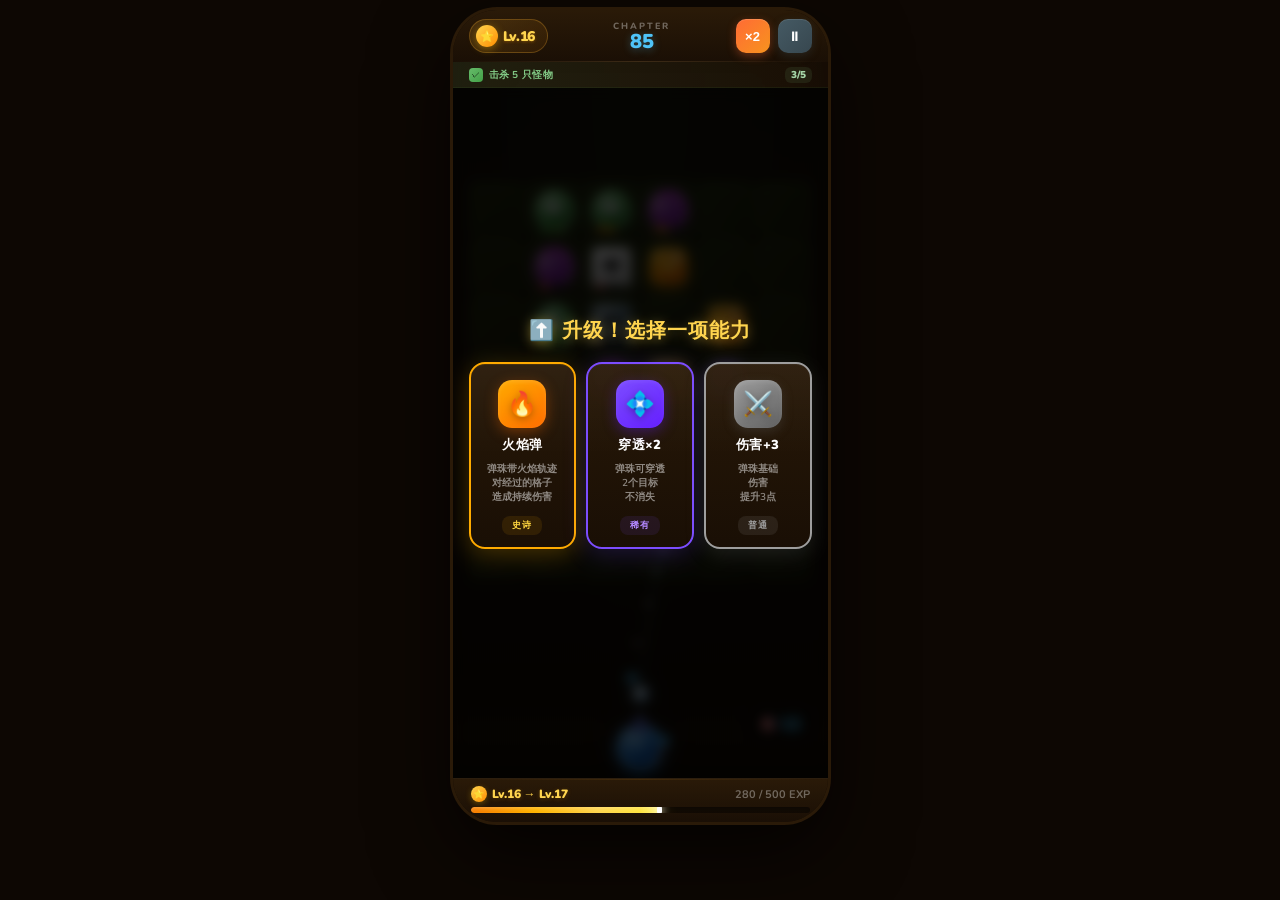
<file: ui-design-v3.html>
<!DOCTYPE html>
<html lang="zh-CN">
<head>
<meta charset="UTF-8">
<meta name="viewport" content="width=device-width, initial-scale=1.0, user-scalable=no, maximum-scale=1.0">
<title>弹珠 RPG v3 - 美术升级版</title>
<style>
  @import url('https://fonts.googleapis.com/css2?family=Nunito:wght@700;800;900&display=swap');
  
  * { margin: 0; padding: 0; box-sizing: border-box; }
  
  body {
    background: #0d0703;
    font-family: 'Nunito', -apple-system, sans-serif;
    display: flex;
    justify-content: center;
    align-items: flex-start;
    min-height: 100vh;
    padding: 10px;
  }

  .phone-frame {
    width: 375px;
    height: 812px;
    background: #1a0f05;
    border-radius: 44px;
    overflow: hidden;
    position: relative;
    box-shadow: 
      0 0 0 3px #2a1a08,
      0 30px 80px rgba(0,0,0,0.7),
      inset 0 0 60px rgba(0,0,0,0.3);
    display: flex;
    flex-direction: column;
  }

  /* ═══════════════ 顶栏 ═══════════════ */
  .top-bar {
    height: 52px;
    background: linear-gradient(180deg, #2a1a08 0%, #1a0f05 100%);
    display: flex;
    align-items: center;
    justify-content: space-between;
    padding: 0 16px;
    flex-shrink: 0;
    position: relative;
    z-index: 10;
  }
  .top-bar::after {
    content: '';
    position: absolute; bottom: 0; left: 0; right: 0;
    height: 1px;
    background: linear-gradient(90deg, transparent, rgba(255,200,120,0.15), transparent);
  }
  
  .top-left { display: flex; align-items: center; gap: 10px; }
  
  /* 等级徽章 */
  .level-badge {
    display: flex; align-items: center; gap: 5px;
    background: linear-gradient(135deg, rgba(255,180,50,0.15), rgba(255,140,0,0.08));
    border: 1px solid rgba(255,180,50,0.25);
    border-radius: 20px;
    padding: 5px 12px 5px 6px;
  }
  .level-star {
    width: 22px; height: 22px;
    background: linear-gradient(135deg, #FFD54F, #FF8F00);
    border-radius: 50%;
    display: flex; align-items: center; justify-content: center;
    font-size: 11px;
    box-shadow: 0 2px 8px rgba(255,193,7,0.4);
    animation: starPulse 2s ease-in-out infinite;
  }
  @keyframes starPulse {
    0%,100% { box-shadow: 0 2px 8px rgba(255,193,7,0.4); transform: scale(1); }
    50% { box-shadow: 0 2px 14px rgba(255,193,7,0.6); transform: scale(1.05); }
  }
  .level-text {
    color: #FFD54F;
    font-size: 14px;
    font-weight: 900;
    letter-spacing: -0.3px;
    text-shadow: 0 1px 3px rgba(255,160,0,0.3);
  }
  
  /* 章节层数 */
  .stage-display {
    text-align: center;
  }
  .chapter-label {
    color: rgba(255,255,255,0.35);
    font-size: 9px;
    font-weight: 800;
    letter-spacing: 2px;
    text-transform: uppercase;
  }
  .floor-num {
    color: #fff;
    font-size: 20px;
    font-weight: 900;
    line-height: 1;
    text-shadow: 0 2px 8px rgba(79,195,247,0.3);
  }
  .floor-num span {
    color: #4FC3F7;
  }
  
  .top-right { display: flex; gap: 8px; }
  .ctrl-btn {
    width: 34px; height: 34px; border-radius: 10px;
    display: flex; align-items: center; justify-content: center;
    font-size: 13px; font-weight: 800;
    border: none; color: #fff; cursor: pointer;
    transition: transform 0.1s;
  }
  .ctrl-btn:active { transform: scale(0.92); }
  .speed-btn {
    background: linear-gradient(135deg, #FF6B35, #F7931E);
    box-shadow: 0 3px 10px rgba(255,107,53,0.35), inset 0 1px 0 rgba(255,255,255,0.15);
  }
  .pause-btn {
    background: linear-gradient(135deg, #455A64, #37474F);
    box-shadow: 0 3px 10px rgba(69,90,100,0.25), inset 0 1px 0 rgba(255,255,255,0.1);
  }

  /* ═══════════════ 任务条 ═══════════════ */
  .task-bar {
    height: 26px;
    background: linear-gradient(90deg, rgba(102,187,106,0.1) 0%, transparent 100%);
    display: flex; align-items: center; padding: 0 16px; gap: 6px;
    border-bottom: 1px solid rgba(76,175,80,0.08);
    flex-shrink: 0;
  }
  .task-icon { 
    width: 14px; height: 14px; 
    background: linear-gradient(135deg, #66BB6A, #43A047);
    border-radius: 4px;
    display: flex; align-items: center; justify-content: center;
    font-size: 8px;
  }
  .task-text { color: #81C784; font-size: 10px; font-weight: 700; flex: 1; letter-spacing: 0.3px; }
  .task-progress { 
    color: #A5D6A7; font-size: 10px; font-weight: 900;
    background: rgba(129,199,132,0.1);
    padding: 1px 6px; border-radius: 6px;
  }

  /* ═══════════════ 战场区 ═══════════════ */
  .battlefield {
    flex: 1;
    position: relative;
    overflow: hidden;
    display: flex;
    flex-direction: column;
    /* 战场背景纹理 */
    background: 
      radial-gradient(ellipse at 50% 0%, rgba(76,175,80,0.06) 0%, transparent 60%),
      linear-gradient(180deg, #151008 0%, #1a1008 40%, #0f0a03 100%);
  }
  
  .grid-wrapper {
    flex: 1;
    display: flex;
    align-items: center;
    justify-content: center;
    padding: 6px 10px 2px;
  }
  
  .grid-container {
    display: grid;
    grid-template-columns: repeat(6, 1fr);
    grid-template-rows: repeat(7, 1fr);
    gap: 3px;
    width: 100%;
    max-width: 340px;
  }
  
  /* 网格格子 — 草地风格 */
  .grid-cell {
    aspect-ratio: 1;
    background: 
      linear-gradient(135deg, rgba(90,160,48,0.18) 0%, rgba(60,130,30,0.12) 100%);
    border-radius: 7px;
    border: 1px solid rgba(100,170,55,0.2);
    position: relative;
    display: flex; align-items: center; justify-content: center;
    box-shadow: 
      inset 0 2px 4px rgba(140,210,80,0.06),
      inset 0 -1px 2px rgba(0,0,0,0.15),
      0 1px 0 rgba(255,255,255,0.02);
    overflow: visible;
  }
  /* 格子高光 */
  .grid-cell::before {
    content: '';
    position: absolute; top: 2px; left: 6px; right: 6px; height: 1px;
    background: linear-gradient(90deg, transparent, rgba(255,255,255,0.06), transparent);
    border-radius: 1px;
  }

  /* ═══════════════ 怪物 — 纯CSS绘制 ═══════════════ */
  .monster {
    width: 75%; height: 75%;
    border-radius: 50%;
    position: relative;
    display: flex; align-items: center; justify-content: center;
    animation: monsterFloat 2.2s ease-in-out infinite;
    transition: transform 0.1s;
  }
  @keyframes monsterFloat {
    0%, 100% { transform: translateY(0) scale(1); }
    50% { transform: translateY(-3px) scale(1.04); }
  }
  
  /* 怪物通用阴影 */
  .monster::after {
    content: '';
    position: absolute; bottom: -4px; left: 50%; transform: translateX(-50%);
    width: 60%; height: 4px; border-radius: 50%;
    background: rgba(0,0,0,0.25);
    filter: blur(1.5px);
  }

  /* ── 史莱姆 A ── */
  .monster-slime {
    background: 
      radial-gradient(circle at 35% 28%, #A5D6A7 0%, transparent 50%),
      radial-gradient(circle at 65% 60%, rgba(0,0,0,0.15) 0%, transparent 50%),
      linear-gradient(145deg, #66BB6A 0%, #43A047 40%, #2E7D32 100%);
    box-shadow: 
      0 4px 12px rgba(67,160,71,0.35),
      inset 0 -4px 8px rgba(0,0,0,0.15),
      inset 0 4px 8px rgba(200,240,200,0.15);
    border: 2px solid #81C784;
  }
  /* 史莱姆眼睛 */
  .monster-slime::before {
    content: '';
    position: absolute; top: 32%; left: 50%; transform: translateX(-50%);
    width: 42%; height: 22%;
    background: radial-gradient(ellipse, #1B5E20 40%, transparent 50%);
    border-radius: 50%;
  }
  .monster-slime .eye-left, .monster-slime .eye-right {
    position: absolute; top: 30%;
    width: 9px; height: 11px; background: #fff; border-radius: 50%;
    box-shadow: inset 1px 1px 2px rgba(0,0,0,0.3);
  }
  .monster-slime .eye-left { left: 27%; }
  .monster-slime .eye-right { right: 27%; }
  .monster-slime .eye-left::after, .monster-slime .eye-right::after {
    content: ''; position: absolute; top: 3px; left: 3px;
    width: 4px; height: 4px; background: #1B5E20; border-radius: 50%;
  }

  /* ── 蝙蝠 B ── */
  .monster-bat {
    background: 
      radial-gradient(circle at 35% 25%, #CE93D8 0%, transparent 50%),
      linear-gradient(145deg, #AB47BC 0%, #8E24AA 50%, #6A1B9A 100%);
    box-shadow: 
      0 4px 12px rgba(142,36,170,0.4),
      inset 0 -4px 8px rgba(0,0,0,0.2),
      inset 0 4px 8px rgba(206,147,216,0.15);
    border: 2px solid #BA68C8;
    border-radius: 47% 47% 50% 50%;
  }
  .monster-bat::before {
    content: '';
    position: absolute; top: 28%; left: 50%; transform: translateX(-50%);
    width: 38%; height: 24%;
    background: radial-gradient(ellipse, #4A148C 40%, transparent 50%);
    border-radius: 50%;
  }
  /* 蝙蝠耳朵 */
  .monster-bat .ear-l, .monster-bat .ear-r {
    position: absolute; top: -4px;
    width: 0; height: 0;
    border-left: 7px solid transparent;
    border-right: 7px solid transparent;
    border-bottom: 12px solid #9C27B0;
  }
  .monster-bat .ear-l { left: 6px; transform: rotate(-15deg); }
  .monster-bat .ear-r { right: 6px; transform: rotate(15deg); }

  /* ── 骷髅兵 C ── */
  .monster-skeleton {
    background: 
      radial-gradient(circle at 33% 25%, #FFF 0%, transparent 45%),
      linear-gradient(145deg, #F5F5F5 0%, #E0E0E0 40%, #BDBDBD 100%);
    box-shadow: 
      0 4px 12px rgba(189,189,189,0.3),
      inset 0 -4px 8px rgba(0,0,0,0.1),
      inset 0 4px 8px rgba(255,255,255,0.3);
    border: 2px solid #E0E0E0;
    border-radius: 14%;
  }
  .monster-skeleton::before {
    content: '';
    position: absolute; top: 28%; left: 50%; transform: translateX(-50%);
    width: 46%; height: 28%;
    background: 
      radial-gradient(ellipse at 30% 30%, #212121 15%, transparent 40%),
      radial-gradient(ellipse at 65% 35%, #212121 15%, transparent 40%),
      linear-gradient(180deg, #424242 0%, #212121 100%);
    border-radius: 4px;
  }
  /* 骷髅嘴部裂缝 */
  .monster-skeleton .skull-mouth {
    position: absolute; bottom: 28%; left: 50%; transform: translateX(-50%);
    width: 20%; height: 12%;
    background: linear-gradient(180deg, #424242, #212121);
    clip-path: polygon(0 0, 100% 0, 80% 100%, 20% 100%);
  }

  /* ── 宝箱怪 D ── */
  .monster-mimic {
    background: 
      radial-gradient(circle at 35% 22%, #FFE082 0%, transparent 50%),
      linear-gradient(145deg, #FFCA28 0%, #FFA000 50%, #FF6F00 100%);
    box-shadow: 
      0 4px 14px rgba(255,160,0,0.4),
      inset 0 -4px 8px rgba(0,0,0,0.15),
      inset 0 4px 8px rgba(255,235,150,0.2);
    border: 2px solid #FFD54F;
    border-radius: 10px;
    animation: mimicPulse 2s ease-in-out infinite;
  }
  @keyframes mimicPulse {
    0%, 100% { box-shadow: 0 4px 14px rgba(255,160,0,0.4); }
    50% { box-shadow: 0 4px 20px rgba(255,160,0,0.6), 0 0 25px rgba(255,160,0,0.15); }
  }
  .monster-mimic::before {
    content: '';
    position: absolute; top: 26%; left: 50%; transform: translateX(-50%);
    width: 44%; height: 30%;
    background: 
      radial-gradient(ellipse at 30% 30%, #E65100 20%, transparent 40%),
      radial-gradient(ellipse at 65% 35%, #E65100 20%, transparent 40%),
      linear-gradient(180deg, #BF360C, #E65100);
    border-radius: 4px;
  }
  /* 牙齿 */
  .mimic-teeth {
    position: absolute; bottom: 24%; left: 50%; transform: translateX(-50%);
    width: 30%; height: 10%;
    background: repeating-linear-gradient(
      90deg,
      #FFF 0px, #FFF 3px,
      transparent 3px, transparent 6px
    );
    clip-path: polygon(0 0, 100% 0, 95% 100%, 5% 100%);
  }

  /* ── 岩石傀儡 E ── */
  .monster-golem {
    background: 
      radial-gradient(circle at 30% 25%, #B0BEC5 0%, transparent 50%),
      linear-gradient(145deg, #78909C 0%, #546E7A 50%, #37474F 100%);
    box-shadow: 
      0 4px 14px rgba(84,110,122,0.4),
      inset 0 -5px 10px rgba(0,0,0,0.25),
      inset 0 5px 10px rgba(200,220,230,0.1);
    border: 2px solid #90A4AE;
    border-radius: 12%;
  }
  .monster-golem::before {
    content: '';
    position: absolute; top: 26%; left: 50%; transform: translateX(-50%);
    width: 48%; height: 26%;
    background: 
      radial-gradient(ellipse at 30% 30%, rgba(0,0,0,0.4) 20%, transparent 40%),
      radial-gradient(ellipse at 65% 35%, rgba(0,0,0,0.4) 20%, transparent 40%),
      linear-gradient(180deg, #455A64, #263238);
    border-radius: 3px;
  }
  /* 傀儡裂纹 */
  .golem-crack {
    position: absolute; top: 56%; left: 50%; transform: translateX(-50%) rotate(12deg);
    width: 2px; height: 18%;
    background: rgba(0,0,0,0.3);
    border-radius: 1px;
  }
  .golem-crack::after {
    content: ''; position: absolute; bottom: 0; left: 1px;
    width: 6px; height: 1px; background: inherit;
    transform: rotate(-50deg); transform-origin: left;
  }

  /* ═══════════════ 血条 ═══════════════ */
  .hp-bar-wrap {
    position: absolute; bottom: -5px; left: 50%; transform: translateX(-50%);
    width: 82%; height: 5px;
    background: rgba(0,0,0,0.5);
    border-radius: 3px;
    overflow: hidden;
    box-shadow: 0 1px 3px rgba(0,0,0,0.3);
  }
  .hp-bar {
    height: 100%; border-radius: 3px;
    transition: width 0.4s ease;
    position: relative;
    overflow: hidden;
  }
  .hp-bar::after {
    content: '';
    position: absolute; top: 0; right: 0; bottom: 0; width: 2px;
    background: rgba(255,255,255,0.5);
    border-radius: 1px;
  }
  .hp-bar.high { background: linear-gradient(90deg, #43A047, #7CB342); box-shadow: 0 0 6px rgba(67,160,71,0.3); }
  .hp-bar.mid { background: linear-gradient(90deg, #F57C00, #FFB300); box-shadow: 0 0 6px rgba(245,124,0,0.3); }
  .hp-bar.low { background: linear-gradient(90deg, #E53935, #FF5252); box-shadow: 0 0 6px rgba(229,57,53,0.3); animation: hpPulse 0.8s ease-in-out infinite; }
  @keyframes hpPulse { 0%,100%{opacity:1} 50%{opacity:0.6} }

  /* ═══════════════ 宝箱 ═══════════════ */
  .chest {
    width: 72%; height: 72%;
    background: 
      linear-gradient(145deg, #FFD54F 0%, #FF9800 40%, #E65100 100%);
    border-radius: 10px;
    position: relative;
    box-shadow: 
      0 4px 14px rgba(255,152,0,0.4),
      inset 0 3px 6px rgba(255,235,180,0.25),
      inset 0 -3px 6px rgba(0,0,0,0.2);
    border: 2px solid #FFB300;
    animation: chestGlow 2.5s ease-in-out infinite;
    display: flex; align-items: center; justify-content: center;
  }
  @keyframes chestGlow {
    0%, 100% { box-shadow: 0 4px 14px rgba(255,152,0,0.4), 0 0 15px rgba(255,152,0,0.1); }
    50% { box-shadow: 0 4px 20px rgba(255,152,0,0.6), 0 0 25px rgba(255,152,0,0.2); }
  }
  /* 宝箱锁扣 */
  .chest::before {
    content: '';
    position: absolute; top: 50%; left: 50%; transform: translate(-50%, -50%);
    width: 36%; height: 28%;
    background: linear-gradient(180deg, #FFC107, #FF8F00);
    border-radius: 4px;
    border: 2px solid #FFA000;
  }
  .chest-lock {
    position: absolute; top: 58%; left: 50%; transform: translate(-50%, -50%);
    width: 10px; height: 8px;
    background: linear-gradient(180deg, #FFE082, #FFA000);
    border-radius: 2px;
    z-index: 2;
  }
  /* 宝箱光点 */
  .chest-sparkle {
    position: absolute; top: 15%; right: 18%;
    width: 5px; height: 5px;
    background: #FFF;
    border-radius: 50%;
    box-shadow: 0 0 6px #FFF;
    animation: sparkle 1.8s ease-in-out infinite;
  }
  @keyframes sparkle { 0%,100%{opacity:1;transform:scale(1)} 50%{opacity:0.3;transform:scale(0.5)} }

  /* ═══════════════ 问号箱 ═══════════════ */
  .mystery-box {
    width: 72%; height: 72%;
    background: 
      linear-gradient(145deg, #B388FF 0%, #7C4DFF 50%, #651FFF 100%);
    border-radius: 14px;
    position: relative;
    box-shadow: 
      0 4px 16px rgba(124,77,255,0.4),
      inset 0 3px 6px rgba(200,180,255,0.15),
      inset 0 -3px 6px rgba(0,0,0,0.2);
    border: 2px solid #9575CD;
    animation: mysteryFloat 2s ease-in-out infinite;
    display: flex; align-items: center; justify-content: center;
  }
  @keyframes mysteryFloat {
    0%, 100% { transform: translateY(0) scale(1); }
    50% { transform: translateY(-4px) scale(1.06); }
  }
  .mystery-mark {
    color: rgba(255,255,255,0.9);
    font-size: 22px;
    font-weight: 900;
    text-shadow: 0 2px 8px rgba(124,77,255,0.5);
  }
  /* 星星装饰 */
  .mystery-star {
    position: absolute; top: 6px; right: 6px;
    font-size: 8px;
    animation: sparkle 2s ease-in-out infinite 0.3s;
  }

  /* ═══════════════ 发射区 ═══════════════ */
  .launch-zone {
    height: 108px;
    background: linear-gradient(180deg, rgba(26,15,5,0) 0%, rgba(26,15,5,0.85) 60%, rgba(15,10,3,0.95) 100%);
    display: flex; flex-direction: column; align-items: center; justify-content: flex-end;
    padding-bottom: 8px;
    position: relative;
    flex-shrink: 0;
  }
  
  /* 弹道线 */
  .trajectory-line {
    position: absolute; bottom: 62px; left: 50%;
    width: 190px; height: 150px;
    transform-origin: bottom center;
    transform: translateX(-50%) rotate(-24deg);
    pointer-events: none;
  }
  .traj-svg { width: 100%; height: 100%; overflow: visible; }
  .traj-path { 
    fill: none; 
    stroke: url(#trajGradient);
    stroke-width: 2.5;
    stroke-dasharray: 10 7;
    stroke-linecap: round;
    opacity: 0.6;
  }
  .traj-dot { fill: rgba(255,255,255,0.5); }
  .traj-dot-end { fill: #4FC3F7; filter: drop-shadow(0 0 4px rgba(79,195,247,0.8)); }

  /* 角色 — 法师造型 */
  .player-char {
    width: 46px; height: 46px;
    background: 
      radial-gradient(circle at 35% 25%, #90CAF9 0%, transparent 50%),
      linear-gradient(145deg, #42A5F5 0%, #1976D2 40%, #0D47A1 100%);
    border-radius: 50%;
    display: flex; align-items: center; justify-content: center;
    box-shadow: 
      0 4px 16px rgba(25,118,210,0.5),
      0 0 20px rgba(25,118,210,0.2),
      inset 0 3px 8px rgba(144,202,249,0.2),
      inset 0 -3px 8px rgba(0,0,0,0.2);
    border: 3px solid #64B5F6;
    z-index: 5; position: relative;
  }
  /* 角色帽子 */
  .player-hat {
    position: absolute; top: -6px; left: 50%; transform: translateX(-50%);
    width: 20px; height: 10px;
    background: linear-gradient(180deg, #5C6BC0, #3949AB);
    border-radius: 10px 10px 4px 4px;
    border: 1.5px solid #7986CB;
  }
  .player-hat::after {
    content: ''; position: absolute; top: -7px; left: 50%; transform: translateX(-50%);
    width: 4px; height: 9px;
    background: linear-gradient(180deg, #5C6BC0, #3949AB);
    border-radius: 2px 2px 0 0;
    border: 1.5px solid #7986CB;
  }
  /* 角色法杖 */
  .player-staff {
    position: absolute; right: -3px; bottom: 4px;
    width: 3px; height: 22px;
    background: linear-gradient(180deg, #8D6E63, #5D4037);
    border-radius: 2px;
    transform: rotate(15deg);
  }
  .player-staff::after {
    content: ''; position: absolute; top: -5px; left: 50%; transform: translateX(-50%);
    width: 7px; height: 7px;
    background: radial-gradient(circle, #4FC3F7, #0288D1);
    border-radius: 50%;
    box-shadow: 0 0 6px #4FC3F7;
  }
  /* 角色地面阴影 */
  .player-char > .char-shadow {
    position: absolute; bottom: -8px; left: 50%; transform: translateX(-50%);
    width: 32px; height: 7px; background: rgba(0,0,0,0.3);
    border-radius: 50%; filter: blur(2px);
  }
  
  /* 弹珠 */
  .ball-preview {
    position: absolute; width: 13px; height: 13px;
    background: 
      radial-gradient(circle at 30% 25%, #FFF 0%, #E3F2FD 30%, #90CAF9 70%, #42A5F5 100%);
    border-radius: 50%;
    box-shadow: 
      0 0 10px rgba(144,202,249,0.9),
      0 0 20px rgba(66,165,245,0.4),
      0 0 30px rgba(66,165,245,0.15);
    z-index: 10;
    animation: ballGlow 1.5s ease-in-out infinite;
  }
  @keyframes ballGlow {
    0%, 100% { box-shadow: 0 0 10px rgba(144,202,249,0.9), 0 0 20px rgba(66,165,245,0.4); transform: scale(1); }
    50% { box-shadow: 0 0 16px rgba(144,202,249,1), 0 0 30px rgba(66,165,245,0.6); transform: scale(1.1); }
  }
  
  /* 次数显示 */
  .shots-display {
    position: absolute; right: 14px; top: 50%; transform: translateY(-50%);
    background: rgba(0,0,0,0.45);
    backdrop-filter: blur(6px);
    border-radius: 12px;
    padding: 5px 12px;
    display: flex; align-items: center; gap: 5px;
    border: 1px solid rgba(255,255,255,0.06);
  }
  .shots-icon { 
    font-size: 13px; 
    filter: drop-shadow(0 0 3px rgba(79,195,247,0.5));
  }
  .shots-count { 
    color: #4FC3F7; 
    font-size: 17px; 
    font-weight: 900;
    text-shadow: 0 0 8px rgba(79,195,247,0.4);
  }

  /* ═══════════════ 经验条 ═══════════════ */
  .exp-bar-wrap {
    height: 44px;
    background: linear-gradient(180deg, #2a1a08 0%, #1a0f05 100%);
    padding: 7px 18px 9px;
    display: flex; flex-direction: column; gap: 5px;
    border-top: 1px solid rgba(255,200,120,0.08);
    flex-shrink: 0;
    position: relative;
  }
  .exp-bar-wrap::before {
    content: '';
    position: absolute; top: 0; left: 20px; right: 20px;
    height: 1px;
    background: linear-gradient(90deg, transparent, rgba(255,180,50,0.1), transparent);
  }
  
  .exp-info {
    display: flex; justify-content: space-between; align-items: center;
  }
  .exp-level {
    display: flex; align-items: center; gap: 5px;
  }
  .exp-level-icon {
    width: 16px; height: 16px;
    background: linear-gradient(135deg, #FFD54F, #FF8F00);
    border-radius: 50%;
    display: flex; align-items: center; justify-content: center;
    font-size: 9px;
    box-shadow: 0 2px 6px rgba(255,193,7,0.3);
  }
  .exp-level-text {
    color: #FFD54F;
    font-size: 12px;
    font-weight: 900;
    text-shadow: 0 1px 4px rgba(255,160,0,0.25);
  }
  .exp-value {
    color: rgba(255,255,255,0.35);
    font-size: 11px;
    font-weight: 700;
  }
  
  .exp-track {
    height: 11px;
    background: rgba(0,0,0,0.4);
    border-radius: 6px;
    overflow: hidden;
    position: relative;
    box-shadow: inset 0 2px 4px rgba(0,0,0,0.3);
  }
  .exp-fill {
    height: 100%; width: 56%;
    background: linear-gradient(90deg, #F57C00, #FFB300, #FFD54F, #FFEB3B);
    border-radius: 6px;
    box-shadow: 
      0 0 8px rgba(255,179,0,0.35),
      inset 0 2px 3px rgba(255,255,255,0.2);
    position: relative;
    transition: width 0.5s ease;
  }
  .exp-fill-glow {
    position: absolute; right: 0; top: 0; bottom: 0; width: 20px;
    background: linear-gradient(90deg, transparent, rgba(255,255,255,0.4));
    border-radius: 6px;
    animation: expShine 2s ease-in-out infinite;
  }
  @keyframes expShine {
    0%, 100% { opacity: 0.5; }
    50% { opacity: 1; }
  }
  .exp-fill-end {
    position: absolute; right: -2px; top: -1px; bottom: -1px;
    width: 5px; background: #FFF; border-radius: 3px;
    box-shadow: 0 0 8px #FFF, 0 0 16px rgba(255,235,59,0.6);
  }

  /* ═══════════════ 升级面板弹窗 ═══════════════ */
  .upgrade-overlay {
    position: absolute; top: 0; left: 0; right: 0; bottom: 0;
    background: rgba(0,0,0,0.78);
    backdrop-filter: blur(6px);
    -webkit-backdrop-filter: blur(6px);
    display: flex; flex-direction: column;
    align-items: center; justify-content: center;
    z-index: 100;
    padding: 20px 16px;
  }
  
  .upgrade-title {
    color: #FFD54F;
    font-size: 20px;
    font-weight: 900;
    margin-bottom: 18px;
    text-shadow: 0 2px 12px rgba(255,213,79,0.4);
    letter-spacing: 1px;
    animation: titlePopIn 0.5s ease-out;
  }
  @keyframes titlePopIn {
    0% { transform: scale(0.5); opacity: 0; }
    60% { transform: scale(1.08); }
    100% { transform: scale(1); opacity: 1; }
  }
  
  .upgrade-cards {
    display: flex; gap: 10px; width: 100%;
  }
  
  .upgrade-card {
    flex: 1;
    background: linear-gradient(180deg, rgba(42,26,8,0.95) 0%, rgba(26,15,5,0.98) 100%);
    border-radius: 16px;
    padding: 16px 10px 12px;
    display: flex; flex-direction: column;
    align-items: center; gap: 8px;
    cursor: pointer;
    border: 2px solid transparent;
    transition: all 0.2s;
    position: relative;
    overflow: hidden;
  }
  .upgrade-card::before {
    content: '';
    position: absolute; top: 0; left: 0; right: 0; height: 50%;
    background: linear-gradient(180deg, rgba(255,255,255,0.04) 0%, transparent 100%);
    pointer-events: none;
  }
  .upgrade-card:active { transform: scale(0.96); }
  .upgrade-card.common { 
    border-color: #9E9E9E; 
    box-shadow: 0 6px 20px rgba(158,158,158,0.15), inset 0 1px 0 rgba(255,255,255,0.04);
  }
  .upgrade-card.rare { 
    border-color: #7C4DFF; 
    box-shadow: 0 6px 24px rgba(124,77,255,0.2), inset 0 1px 0 rgba(124,77,255,0.08);
  }
  .upgrade-card.epic { 
    border-color: #FFAB00; 
    box-shadow: 0 6px 24px rgba(255,171,0,0.25), inset 0 1px 0 rgba(255,171,0,0.1);
  }
  
  .card-icon-wrap {
    width: 48px; height: 48px;
    border-radius: 14px;
    display: flex; align-items: center; justify-content: center;
    position: relative;
  }
  .card-icon-wrap.common-bg { 
    background: linear-gradient(145deg, #9E9E9E, #616161);
    box-shadow: 0 4px 12px rgba(97,97,97,0.3), inset 0 2px 4px rgba(255,255,255,0.1);
  }
  .card-icon-wrap.rare-bg { 
    background: linear-gradient(145deg, #7C4DFF, #651FFF);
    box-shadow: 0 4px 14px rgba(101,31,255,0.35), inset 0 2px 4px rgba(179,157,255,0.15);
  }
  .card-icon-wrap.epic-bg { 
    background: linear-gradient(145deg, #FFAB00, #FF6D00);
    box-shadow: 0 4px 14px rgba(255,109,0,0.35), inset 0 2px 4px rgba(255,235,180,0.15);
  }
  /* 卡片图标内发光 */
  .card-icon-inner {
    font-size: 24px;
    filter: drop-shadow(0 2px 4px rgba(0,0,0,0.3));
  }
  
  .card-name {
    color: #fff; font-size: 13px; font-weight: 900;
    text-align: center; letter-spacing: 0.3px;
  }
  .card-desc {
    color: rgba(255,255,255,0.5); font-size: 10px;
    text-align: center; line-height: 1.4;
    font-weight: 600;
  }
  .card-rarity {
    font-size: 9px; font-weight: 800; margin-top: 4px;
    padding: 3px 10px; border-radius: 8px;
    letter-spacing: 1px;
  }
  .rarity-common { background: rgba(158,158,158,0.12); color: #9E9E9E; }
  .rarity-rare { background: rgba(124,77,255,0.1); color: #B388FF; }
  .rarity-epic { background: rgba(255,171,0,0.1); color: #FFD740; }

</style>
</head>
<body>

<div style="display:flex;gap:25px;flex-wrap:wrap;justify-content:center;">
  
  <div class="phone-frame">
    
    <!-- 顶栏 -->
    <div class="top-bar">
      <div class="top-left">
        <div class="level-badge">
          <div class="level-star">⭐</div>
          <span class="level-text">Lv.16</span>
        </div>
      </div>
      <div class="stage-display">
        <div class="chapter-label">Chapter</div>
        <div class="floor-num"><span>85</span></div>
      </div>
      <div class="top-right">
        <button class="ctrl-btn speed-btn">×2</button>
        <button class="ctrl-btn pause-btn">⏸</button>
      </div>
    </div>

    <!-- 任务提示 -->
    <div class="task-bar">
      <div class="task-icon">✓</div>
      <span class="task-text">击杀 5 只怪物</span>
      <span class="task-progress">3/5</span>
    </div>

    <!-- 战场区 -->
    <div class="battlefield">
      <div class="grid-wrapper">
        <div class="grid-container">
          <!-- Row 1 -->
          <div class="grid-cell"></div>
          <div class="grid-cell"><div class="monster monster-slime"><div class="eye-left"></div><div class="eye-right"></div><div class="hp-bar-wrap"><div class="hp-bar high" style="width:90%"></div></div></div></div>
          <div class="grid-cell"><div class="monster monster-slime"><div class="eye-left"></div><div class="eye-right"></div><div class="hp-bar-wrap"><div class="hp-bar mid" style="width:68%"></div></div></div></div>
          <div class="grid-cell"><div class="monster monster-bat"><div class="ear-l"></div><div class="ear-r"></div><div class="hp-bar-wrap"><div class="hp-bar mid" style="width:55%"></div></div></div></div>
          <div class="grid-cell"></div>
          <div class="grid-cell"></div>
          
          <!-- Row 2 -->
          <div class="grid-cell"></div>
          <div class="grid-cell"><div class="monster monster-bat"><div class="ear-l"></div><div class="ear-r"></div><div class="hp-bar-wrap"><div class="hp-bar low" style="width:35%"></div></div></div></div>
          <div class="grid-cell"><div class="monster monster-skeleton"><div class="skull-mouth"></div><div class="hp-bar-wrap"><div class="hp-bar low" style="width:25%"></div></div></div></div>
          <div class="grid-cell"><div class="chest"><div class="chest-lock"></div><div class="chest-sparkle"></div></div></div>
          <div class="grid-cell"></div>
          <div class="grid-cell"></div>
          
          <!-- Row 3 -->
          <div class="grid-cell"></div>
          <div class="grid-cell"><div class="monster monster-slime"><div class="eye-left"></div><div class="eye-right"></div><div class="hp-bar-wrap"><div class="hp-bar high" style="width:100%"></div></div></div></div>
          <div class="grid-cell"><div class="monster monster-golem"><div class="golem-crack"></div><div class="hp-bar-wrap"><div class="hp-bar low" style="width:15%"></div></div></div></div>
          <div class="grid-cell"></div>
          <div class="grid-cell"><div class="chest"><div class="chest-lock"></div><div class="chest-sparkle"></div></div></div>
          <div class="grid-cell"></div>
          
          <!-- Row 4 -->
          <div class="grid-cell"></div>
          <div class="grid-cell"></div>
          <div class="grid-cell"><div class="monster monster-bat"><div class="ear-l"></div><div class="ear-r"></div><div class="hp-bar-wrap"><div class="hp-bar mid" style="width:62%"></div></div></div></div>
          <div class="grid-cell"><div class="monster monster-mimic"><div class="mimic-teeth"></div><div class="hp-bar-wrap"><div class="hp-bar low" style="width:30%"></div></div></div></div>
          <div class="grid-cell"><div class="mystery-box"><span class="mystery-mark">?</span><span class="mystery-star">✦</span></div></div>
          <div class="grid-cell"></div>
          
          <!-- Row 5-7 空 -->
          <div class="grid-cell"></div><div class="grid-cell"></div><div class="grid-cell"></div><div class="grid-cell"></div><div class="grid-cell"></div><div class="grid-cell"></div>
          <div class="grid-cell"></div><div class="grid-cell"></div><div class="grid-cell"></div><div class="grid-cell"></div><div class="grid-cell"></div><div class="grid-cell"></div>
          <div class="grid-cell"></div><div class="grid-cell"></div><div class="grid-cell"></div><div class="grid-cell"></div><div class="grid-cell"></div><div class="grid-cell"></div>
        </div>
      </div>
      
      <!-- 发射区 -->
      <div class="launch-zone">
        <svg class="trajectory-line" viewBox="0 0 190 150">
          <defs>
            <linearGradient id="trajGradient" x1="0%" y1="100%" x2="100%" y2="0%">
              <stop offset="0%" stop-color="rgba(255,255,255,0.15)" />
              <stop offset="100%" stop-color="rgba(79,195,247,0.6)" />
            </linearGradient>
          </defs>
          <path class="traj-path" d="M95,148 Q125,92 162,36 Q176,16 185,6"/>
          <circle class="traj-dot" cx="185" cy="6" r="3.5"/>
          <circle class="traj-dot" cx="169" cy="24" r="2.5"/>
          <circle class="traj-dot" cx="148" cy="50" r="2.5"/>
          <circle class="traj-dot" cx="122" cy="82" r="2.5"/>
          <circle class="traj-dot-end" cx="103" cy="112" r="4"/>
        </svg>
        
        <div class="shots-display">
          <span class="shots-icon">🎯</span>
          <span class="shots-count">12</span>
        </div>
        
        <div class="player-char">
          <div class="player-hat"></div>
          <div class="player-staff"></div>
          <div class="char-shadow"></div>
        </div>
        <div class="ball-preview" style="bottom:78px;left:calc(50% - 6.5px);"></div>
      </div>
      
      <!-- 升级面板 -->
      <div class="upgrade-overlay">
        <div class="upgrade-title">⬆️ 升级！选择一项能力</div>
        <div class="upgrade-cards">
          <div class="upgrade-card epic">
            <div class="card-icon-wrap epic-bg">
              <span class="card-icon-inner">🔥</span>
            </div>
            <div class="card-name">火焰弹</div>
            <div class="card-desc">弹珠带火焰轨迹<br/>对经过的格子<br/>造成持续伤害</div>
            <div class="card-rarity rarity-epic">史诗</div>
          </div>
          <div class="upgrade-card rare">
            <div class="card-icon-wrap rare-bg">
              <span class="card-icon-inner">💠</span>
            </div>
            <div class="card-name">穿透×2</div>
            <div class="card-desc">弹珠可穿透<br/>2个目标<br/>不消失</div>
            <div class="card-rarity rarity-rare">稀有</div>
          </div>
          <div class="upgrade-card common">
            <div class="card-icon-wrap common-bg">
              <span class="card-icon-inner">⚔️</span>
            </div>
            <div class="card-name">伤害+3</div>
            <div class="card-desc">弹珠基础<br/>伤害<br/>提升3点</div>
            <div class="card-rarity rarity-common">普通</div>
          </div>
        </div>
      </div>
    </div>

    <!-- 经验条 -->
    <div class="exp-bar-wrap">
      <div class="exp-info">
        <div class="exp-level">
          <div class="exp-level-icon">⭐</div>
          <span class="exp-level-text">Lv.16 → Lv.17</span>
        </div>
        <div class="exp-value">280 / 500 EXP</div>
      </div>
      <div class="exp-track">
        <div class="exp-fill">
          <div class="exp-fill-glow"></div>
          <div class="exp-fill-end"></div>
        </div>
      </div>
    </div>
    
  </div>

</div>

<!-- SVG defs for trajectory gradient -->
<svg width="0" height="0"><defs>
  <linearGradient id="trajGrad" x1="0%" y1="100%" x2="100%" y2="0%">
    <stop offset="0%" stop-color="rgba(255,255,255,0.15)" />
    <stop offset="100%" stop-color="rgba(79,195,247,0.6)" />
  </linearGradient>
</defs></svg>

</body>
</html>
</file>
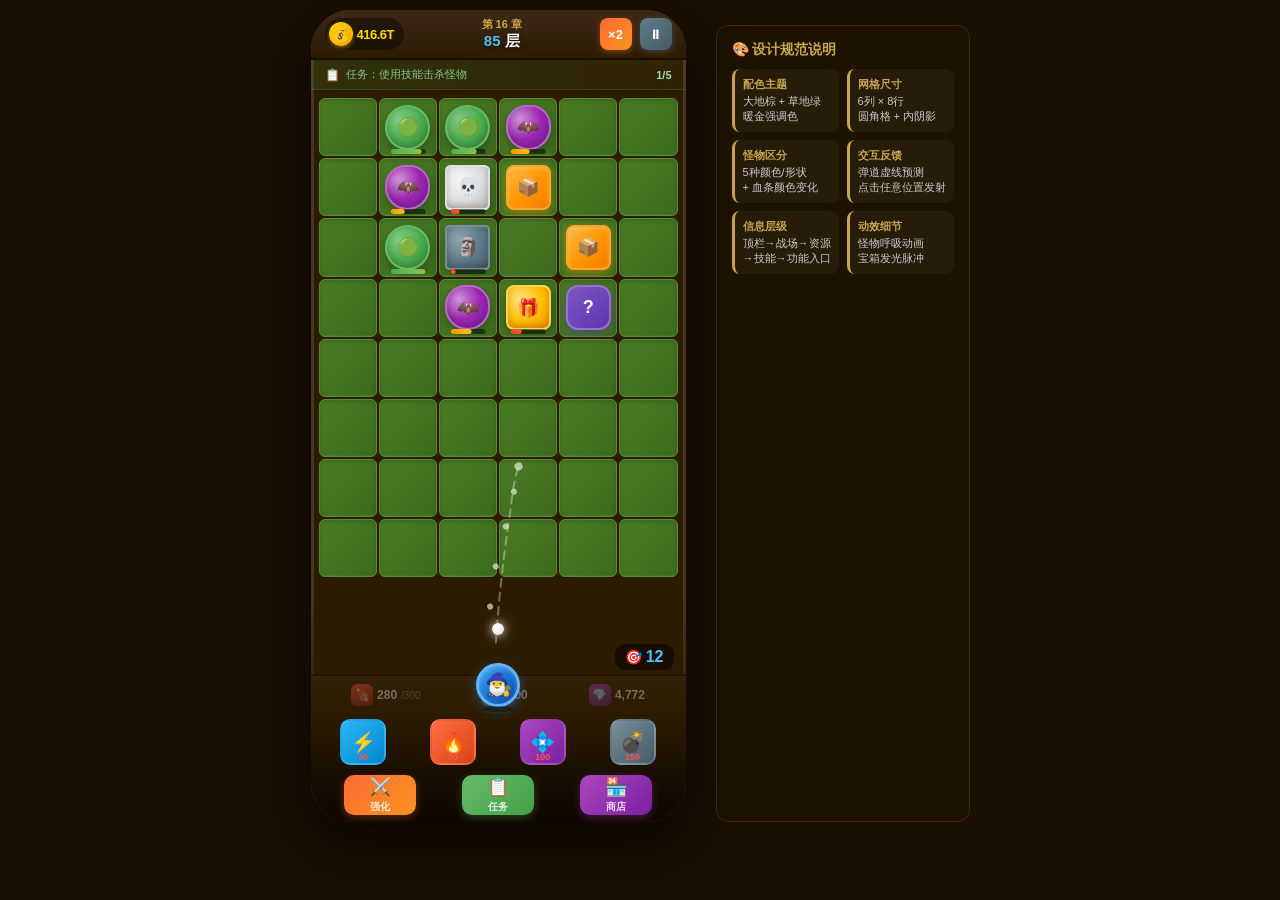
<file: ui-design.html>
<!DOCTYPE html>
<html lang="zh-CN">
<head>
<meta charset="UTF-8">
<meta name="viewport" content="width=device-width, initial-scale=1.0, user-scalable=no, maximum-scale=1.0">
<title>弹珠 RPG - 主界面设计稿</title>
<style>
  * { margin: 0; padding: 0; box-sizing: border-box; }
  
  body {
    background: #1a0f00;
    font-family: -apple-system, 'PingFang SC', 'Microsoft YaHei', sans-serif;
    display: flex;
    justify-content: center;
    align-items: flex-start;
    min-height: 100vh;
    padding: 10px;
  }

  .phone-frame {
    width: 375px;
    height: 812px;
    background: #2D1B00;
    border-radius: 40px;
    overflow: hidden;
    position: relative;
    box-shadow: 0 20px 60px rgba(0,0,0,0.6), inset 0 0 0 3px #4a3520;
  }

  /* ====== 顶栏 ====== */
  .top-bar {
    height: 50px;
    background: linear-gradient(180deg, #3D2817 0%, #2D1B00 100%);
    display: flex;
    align-items: center;
    justify-content: space-between;
    padding: 0 14px;
    border-bottom: 2px solid #1a0f00;
  }
  
  .top-left {
    display: flex;
    align-items: center;
    gap: 8px;
  }
  
  .coin-display {
    display: flex;
    align-items: center;
    background: rgba(0,0,0,0.4);
    border-radius: 16px;
    padding: 4px 10px 4px 4px;
    gap: 4px;
  }
  
  .coin-icon {
    width: 24px;
    height: 24px;
    background: linear-gradient(135deg, #FFD700 0%, #FFA000 100%);
    border-radius: 50%;
    display: flex;
    align-items: center;
    justify-content: center;
    font-size: 14px;
    box-shadow: 0 2px 4px rgba(255,215,0,0.4);
  }
  
  .coin-amount {
    color: #FFD700;
    font-size: 13px;
    font-weight: 800;
    letter-spacing: -0.5px;
  }
  
  .level-display {
    text-align: center;
  }
  
  .chapter-text {
    color: #C8A84E;
    font-size: 11px;
    font-weight: 600;
  }
  
  .floor-text {
    color: #FFF;
    font-size: 15px;
    font-weight: 800;
    text-shadow: 0 2px 4px rgba(0,0,0,0.5);
  }
  
  .floor-num {
    color: #4FC3F7;
  }
  
  .top-right {
    display: flex;
    gap: 8px;
  }
  
  .ctrl-btn {
    width: 32px;
    height: 32px;
    border-radius: 8px;
    display: flex;
    align-items: center;
    justify-content: center;
    font-size: 13px;
    font-weight: 700;
    cursor: pointer;
    border: none;
    color: #fff;
  }
  
  .speed-btn {
    background: linear-gradient(135deg, #FF6B35 0%, #F7931E 100%);
    box-shadow: 0 2px 6px rgba(255,107,53,0.4);
  }
  
  .pause-btn {
    background: linear-gradient(135deg, #607D8B 0%, #455A64 100%);
    box-shadow: 0 2px 6px rgba(96,125,139,0.4);
  }

  /* ====== 任务提示条 ====== */
  .task-bar {
    height: 30px;
    background: linear-gradient(90deg, rgba(76,175,80,0.15) 0%, rgba(76,175,80,0.05) 100%);
    display: flex;
    align-items: center;
    padding: 0 14px;
    gap: 6px;
    border-bottom: 1px solid rgba(76,175,80,0.2);
  }
  
  .task-icon {
    font-size: 12px;
  }
  
  .task-text {
    color: #81C784;
    font-size: 11px;
    flex: 1;
  }
  
  .task-progress {
    color: #A5D6A7;
    font-size: 11px;
    font-weight: 700;
  }

  /* ====== 战场区 ====== */
  .battlefield {
    position: relative;
    /* 高度由 JS 动态计算 */
  }
  
  .grid-container {
    display: grid;
    grid-template-columns: repeat(6, 1fr);
    grid-template-rows: repeat(8, 1fr);
    gap: 2px;
    padding: 8px;
    padding-bottom: 20px;
  }
  
  .grid-cell {
    aspect-ratio: 1;
    background: linear-gradient(135deg, #4A7C23 0%, #3D6B1E 100%);
    border-radius: 6px;
    border: 1px solid #5A8C2E;
    position: relative;
    display: flex;
    align-items: center;
    justify-content: center;
    box-shadow: inset 0 2px 4px rgba(0,0,0,0.15), inset 0 -1px 0 rgba(255,255,255,0.05);
    overflow: visible;
  }
  
  /* 怪物样式 */
  .monster {
    width: 80%;
    height: 80%;
    border-radius: 50%;
    display: flex;
    align-items: center;
    justify-content: center;
    font-size: 18px;
    position: relative;
    animation: monsterIdle 2s ease-in-out infinite;
    box-shadow: 0 3px 8px rgba(0,0,0,0.3), inset 0 -3px 6px rgba(0,0,0,0.2);
  }
  
  @keyframes monsterIdle {
    0%, 100% { transform: scale(1) translateY(0); }
    50% { transform: scale(1.05) translateY(-2px); }
  }
  
  /* 史莱姆 A */
  .monster-slime {
    background: radial-gradient(circle at 30% 30%, #81C784, #4CAF50 50%, #388E3C);
    border: 2px solid #66BB6A;
  }
  
  /* 蝙蝠 B */
  .monster-bat {
    background: radial-gradient(circle at 30% 30%, #CE93D8, #9C27B0 50%, #7B1FA2);
    border: 2px solid #BA68C8;
    border-radius: 45% 45% 50% 50%;
  }
  
  /* 骷髅兵 C */
  .monster-skeleton {
    background: radial-gradient(circle at 30% 30%, #F5F5F5, #E0E0E0 50%, #BDBDBD);
    border: 2px solid #E0E0E0;
    border-radius: 12%;
  }
  
  /* 宝箱怪 D */
  .monster-mimic {
    background: radial-gradient(circle at 30% 30%, #FFE082, #FFC107 50%, #FF8F00);
    border: 2px solid #FFD54F;
    border-radius: 8px;
  }
  
  /* 岩石傀儡 E */
  .monster-golem {
    background: radial-gradient(circle at 30% 30%, #90A4AE, #607D8B 50%, #455A64);
    border: 2px solid #78909C;
    border-radius: 10%;
  }
  
  /* 血条 */
  .hp-bar-wrap {
    position: absolute;
    bottom: -6px;
    left: 50%;
    transform: translateX(-50%);
    width: 85%;
    height: 5px;
    background: rgba(0,0,0,0.5);
    border-radius: 3px;
    overflow: hidden;
  }
  
  .hp-bar {
    height: 100%;
    background: linear-gradient(90deg, #F44336, #FF5722);
    border-radius: 3px;
    transition: width 0.3s;
  }
  
  .hp-bar.high { background: linear-gradient(90deg, #4CAF50, #8BC34A); }
  .hp-bar.mid { background: linear-gradient(90deg, #FF9800, #FFC107); }
  .hp-bar.low { background: linear-gradient(90deg, #F44336, #FF5722); }
  
  /* 宝箱 */
  .chest {
    width: 80%;
    height: 80%;
    background: linear-gradient(135deg, #FFB74D 0%, #FF9800 50%, #F57C00 100%);
    border-radius: 8px;
    display: flex;
    align-items: center;
    justify-content: center;
    font-size: 18px;
    box-shadow: 0 3px 8px rgba(255,152,0,0.4), inset 0 2px 4px rgba(255,255,255,0.2);
    border: 2px solid #FFA726;
    animation: chestGlow 2s ease-in-out infinite;
    position: relative;
  }
  
  @keyframes chestGlow {
    0%, 100% { box-shadow: 0 3px 8px rgba(255,152,0,0.4), 0 0 10px rgba(255,152,0,0.2); }
    50% { box-shadow: 0 3px 8px rgba(255,152,0,0.6), 0 0 18px rgba(255,152,0,0.4); }
  }
  
  /* 问号箱 */
  .mystery-box {
    width: 80%;
    height: 80%;
    background: linear-gradient(135deg, #7E57C2 0%, #5E35B1 100%);
    border-radius: 12px;
    display: flex;
    align-items: center;
    justify-content: center;
    font-size: 18px;
    font-weight: 900;
    color: #fff;
    box-shadow: 0 3px 12px rgba(94,53,177,0.5);
    border: 2px solid #9575CD;
    animation: mysteryPulse 1.5s ease-in-out infinite;
  }
  
  @keyframes mysteryPulse {
    0%, 100% { transform: scale(1); }
    50% { transform: scale(1.08); }
  }

  /* ====== 发射区 ====== */
  .launch-zone {
    position: relative;
    height: 120px;
    background: linear-gradient(180deg, rgba(45,27,0,0) 0%, rgba(45,27,0,0.8) 100%);
    display: flex;
    flex-direction: column;
    align-items: center;
    justify-content: flex-end;
    padding-bottom: 10px;
  }
  
  /* 弹道预测线 */
  .trajectory-line {
    position: absolute;
    bottom: 70px;
    left: 50%;
    width: 200px;
    height: 160px;
    transform-origin: bottom center;
    transform: translateX(-50%) rotate(-25deg);
    pointer-events: none;
  }
  
  .traj-svg {
    width: 100%;
    height: 100%;
    overflow: visible;
  }
  
  .traj-path {
    fill: none;
    stroke: rgba(255,255,255,0.35);
    stroke-width: 2;
    stroke-dasharray: 8 6;
    stroke-linecap: round;
  }
  
  .traj-dot {
    fill: rgba(255,255,255,0.6);
  }
  
  /* 角色 */
  .player-char {
    width: 44px;
    height: 44px;
    background: linear-gradient(135deg, #42A5F5 0%, #1976D2 50%, #0D47A1 100%);
    border-radius: 50%;
    display: flex;
    align-items: center;
    justify-content: center;
    font-size: 22px;
    box-shadow: 0 4px 12px rgba(25,118,210,0.5), inset 0 2px 4px rgba(255,255,255,0.2);
    border: 3px solid #64B5F6;
    z-index: 5;
    position: relative;
  }
  
  .player-char::after {
    content: '';
    position: absolute;
    bottom: -8px;
    left: 50%;
    transform: translateX(-50%);
    width: 30px;
    height: 6px;
    background: rgba(0,0,0,0.3);
    border-radius: 50%;
  }

  /* ====== 资源栏 ====== */
  .resource-bar {
    height: 42px;
    background: linear-gradient(180deg, #3D2817 0%, #2D1B00 100%);
    display: flex;
    align-items: center;
    justify-content: space-around;
    padding: 0 10px;
    border-top: 2px solid #1a0f00;
    border-bottom: 2px solid #1a0f00;
  }
  
  .res-item {
    display: flex;
    align-items: center;
    gap: 4px;
  }
  
  .res-icon {
    width: 22px;
    height: 22px;
    border-radius: 6px;
    display: flex;
    align-items: center;
    justify-content: center;
    font-size: 12px;
  }
  
  .res-icon-food { background: linear-gradient(135deg, #EF5350, #C62828); }
  .res-icon-energy { background: linear-gradient(135deg, #FFCA28, #F57F17); }
  .res-icon-gem { background: linear-gradient(135deg, #AB47BC, #7B1FA2); }
  
  .res-value {
    color: #FFF;
    font-size: 12px;
    font-weight: 700;
  }
  
  .res-max {
    color: #888;
    font-size: 10px;
  }

  /* ====== 技能栏（第二期） ====== */
  .skill-bar {
    height: 52px;
    background: linear-gradient(180deg, #2D1B00 0%, #1a0f00 100%);
    display: flex;
    align-items: center;
    justify-content: space-around;
    padding: 0 8px;
  }
  
  .skill-slot {
    width: 46px;
    height: 46px;
    border-radius: 10px;
    display: flex;
    flex-direction: column;
    align-items: center;
    justify-content: center;
    position: relative;
    border: 2px solid rgba(255,255,255,0.1);
  }
  
  .skill-icon {
    font-size: 20px;
  }
  
  .skill-cd {
    position: absolute;
    bottom: 1px;
    font-size: 9px;
    color: #FF5252;
    font-weight: 800;
  }
  
  .skill-1 { background: linear-gradient(135deg, #29B6F6, #0288D1); }
  .skill-2 { background: linear-gradient(135deg, #FF7043, #D84315); }
  .skill-3 { background: linear-gradient(135deg, #AB47BC, #7B1FA2); }
  .skill-4 { background: linear-gradient(135deg, #78909C, #455A64); }

  /* ====== 功能入口栏 ====== */
  .nav-bar {
    height: 54px;
    background: linear-gradient(180deg, #1a0f00 0%, #0d0700 100%);
    display: flex;
    align-items: center;
    justify-content: space-around;
    padding: 0 10px;
  }
  
  .nav-btn {
    width: 72px;
    height: 40px;
    border-radius: 10px;
    display: flex;
    flex-direction: column;
    align-items: center;
    justify-content: center;
    gap: 2px;
    cursor: pointer;
    border: none;
    transition: transform 0.1s;
  }
  
  .nav-btn:active { transform: scale(0.95); }
  
  .nav-btn-enhance {
    background: linear-gradient(135deg, #FF6B35 0%, #F7931E 100%);
    box-shadow: 0 3px 8px rgba(255,107,53,0.3);
  }
  
  .nav-btn-task {
    background: linear-gradient(135deg, #66BB6A 0%, #43A047 100%);
    box-shadow: 0 3px 8px rgba(102,187,106,0.3);
  }
  
  .nav-btn-shop {
    background: linear-gradient(135deg, #AB47BC 0%, #7B1FA2 100%);
    box-shadow: 0 3px 8px rgba(171,71,188,0.3);
  }
  
  .nav-icon { font-size: 18px; }
  .nav-label { 
    font-size: 10px; 
    color: rgba(255,255,255,0.85); 
    font-weight: 700;
  }

  /* ====== 设计标注 ====== */
  .design-notes {
    margin-top: 15px;
    padding: 15px;
    background: #1e1200;
    border-radius: 12px;
    max-width: 375px;
    border: 1px solid #3d2817;
  }
  
  .design-notes h3 {
    color: #C8A84E;
    font-size: 14px;
    margin-bottom: 10px;
  }
  
  .notes-grid {
    display: grid;
    grid-template-columns: 1fr 1fr;
    gap: 8px;
  }
  
  .note-item {
    background: rgba(255,255,255,0.04);
    padding: 8px;
    border-radius: 8px;
    border-left: 3px solid #C8A84E;
  }
  
  .note-item .label {
    color: #C8A84E;
    font-size: 11px;
    font-weight: 600;
  }
  
  .note-item .value {
    color: #ccc;
    font-size: 11px;
    margin-top: 2px;
  }

  /* 弹珠动画效果 */
  .ball-preview {
    position: absolute;
    width: 12px;
    height: 12px;
    background: radial-gradient(circle at 30% 30%, #fff, #e0e0e0);
    border-radius: 50%;
    box-shadow: 0 0 10px rgba(255,255,255,0.8), 0 0 20px rgba(255,255,255,0.3);
    z-index: 10;
    animation: ballFloat 1.5s ease-in-out infinite;
  }
  
  @keyframes ballFloat {
    0%, 100% { opacity: 1; }
    50% { opacity: 0.6; }
  }

  /* 次数显示 */
  .shots-display {
    position: absolute;
    right: 12px;
    top: 50%;
    transform: translateY(-50%);
    background: rgba(0,0,0,0.5);
    border-radius: 10px;
    padding: 4px 10px;
    display: flex;
    align-items: center;
    gap: 4px;
  }
  
  .shots-icon { font-size: 14px; }
  .shots-count {
    color: #4FC3F7;
    font-size: 16px;
    font-weight: 800;
  }
</style>
</head>
<body>

<div style="display:flex;gap:30px;flex-wrap:wrap;justify-content:center;">
  
  <!-- 手机框架 -->
  <div class="phone-frame">
    
    <!-- 顶栏 -->
    <div class="top-bar">
      <div class="top-left">
        <div class="coin-display">
          <div class="coin-icon">💰</div>
          <span class="coin-amount">416.6T</span>
        </div>
      </div>
      <div class="level-display">
        <div class="chapter-text">第 16 章</div>
        <div class="floor-text"><span class="floor-num">85</span> 层</div>
      </div>
      <div class="top-right">
        <button class="ctrl-btn speed-btn">×2</button>
        <button class="ctrl-btn pause-btn">⏸</button>
      </div>
    </div>

    <!-- 任务提示 -->
    <div class="task-bar">
      <span class="task-icon">📋</span>
      <span class="task-text">任务：使用技能击杀怪物</span>
      <span class="task-progress">1/5</span>
    </div>

    <!-- 战场区 -->
    <div class="battlefield" id="battlefield">
      <div class="grid-container" id="grid">
        <!-- Row 1 -->
        <div class="grid-cell"></div>
        <div class="grid-cell"><div class="monster monster-slime">🟢<div class="hp-bar-wrap"><div class="hp-bar high" style="width:90%"></div></div></div></div>
        <div class="grid-cell"><div class="monster monster-slime">🟢<div class="hp-bar-wrap"><div class="hp-bar high" style="width:75%"></div></div></div></div>
        <div class="grid-cell"><div class="monster monster-bat">🦇<div class="hp-bar-wrap"><div class="hp-bar mid" style="width:55%"></div></div></div></div>
        <div class="grid-cell"></div>
        <div class="grid-cell"></div>
        
        <!-- Row 2 -->
        <div class="grid-cell"></div>
        <div class="grid-cell"><div class="monster monster-bat">🦇<div class="hp-bar-wrap"><div class="hp-bar mid" style="width:40%"></div></div></div></div>
        <div class="grid-cell"><div class="monster monster-skeleton">💀<div class="hp-bar-wrap"><div class="hp-bar low" style="width:25%"></div></div></div></div>
        <div class="grid-cell"><div class="chest">📦</div></div>
        <div class="grid-cell"></div>
        <div class="grid-cell"></div>
        
        <!-- Row 3 -->
        <div class="grid-cell"></div>
        <div class="grid-cell"><div class="monster monster-slime">🟢<div class="hp-bar-wrap"><div class="hp-bar high" style="width:100%"></div></div></div></div>
        <div class="grid-cell"><div class="monster monster-golem">🗿<div class="hp-bar-wrap"><div class="hp-bar low" style="width:15%"></div></div></div></div>
        <div class="grid-cell"></div>
        <div class="grid-cell"><div class="chest">📦</div></div>
        <div class="grid-cell"></div>
        
        <!-- Row 4 -->
        <div class="grid-cell"></div>
        <div class="grid-cell"></div>
        <div class="grid-cell"><div class="monster monster-bat">🦇<div class="hp-bar-wrap"><div class="hp-bar mid" style="width:60%"></div></div></div></div>
        <div class="grid-cell"><div class="monster monster-mimic">🎁<div class="hp-bar-wrap"><div class="hp-bar low" style="width:30%"></div></div></div></div>
        <div class="grid-cell"><div class="mystery-box">?</div></div>
        <div class="grid-cell"></div>
        
        <!-- Row 5 -->
        <div class="grid-cell"></div>
        <div class="grid-cell"></div>
        <div class="grid-cell"></div>
        <div class="grid-cell"></div>
        <div class="grid-cell"></div>
        <div class="grid-cell"></div>
        
        <!-- Row 6-8 (空行，给发射区留空间) -->
        <div class="grid-cell"></div><div class="grid-cell"></div><div class="grid-cell"></div><div class="grid-cell"></div><div class="grid-cell"></div><div class="grid-cell"></div>
        <div class="grid-cell"></div><div class="grid-cell"></div><div class="grid-cell"></div><div class="grid-cell"></div><div class="grid-cell"></div><div class="grid-cell"></div>
        <div class="grid-cell"></div><div class="grid-cell"></div><div class="grid-cell"></div><div class="grid-cell"></div><div class="grid-cell"></div><div class="grid-cell"></div>
      </div>
      
      <!-- 发射区叠加层 -->
      <div class="launch-zone" id="launchZone">
        <!-- 弹道线 -->
        <svg class="trajectory-line" viewBox="0 0 200 160">
          <path class="traj-path" d="M100,155 Q130,100 170,40 Q185,15 195,5"/>
          <circle class="traj-dot" cx="195" cy="5" r="4"/>
          <circle class="traj-dot" cx="180" cy="26" r="3"/>
          <circle class="traj-dot" cx="158" cy="54" r="3"/>
          <circle class="traj-dot" cx="132" cy="86" r="3"/>
          <circle class="traj-dot" cx="110" cy="120" r="3"/>
        </svg>
        
        <!-- 发射次数 -->
        <div class="shots-display">
          <span class="shots-icon">🎯</span>
          <span class="shots-count">12</span>
        </div>
        
        <!-- 角色 + 弹珠预览 -->
        <div class="player-char">🧙‍♂️</div>
        <div class="ball-preview" style="bottom:82px;left:calc(50% - 6px);"></div>
      </div>
    </div>

    <!-- 资源栏 -->
    <div class="resource-bar">
      <div class="res-item">
        <div class="res-icon res-icon-food">🍖</div>
        <span class="res-value">280</span>
        <span class="res-max">/300</span>
      </div>
      <div class="res-item">
        <div class="res-icon res-icon-energy">⚡</div>
        <span class="res-value">100</span>
      </div>
      <div class="res-item">
        <div class="res-icon res-icon-gem">💎</div>
        <span class="res-value">4,772</span>
      </div>
    </div>

    <!-- 技能栏 -->
    <div class="skill-bar">
      <div class="skill-slot skill-1">
        <span class="skill-icon">⚡</span>
        <span class="skill-cd">30</span>
      </div>
      <div class="skill-slot skill-2">
        <span class="skill-icon">🔥</span>
        <span class="skill-cd">80</span>
      </div>
      <div class="skill-slot skill-3">
        <span class="skill-icon">💠</span>
        <span class="skill-cd">100</span>
      </div>
      <div class="skill-slot skill-4">
        <span class="skill-icon">💣</span>
        <span class="skill-cd">150</span>
      </div>
    </div>

    <!-- 功能导航 -->
    <div class="nav-bar">
      <button class="nav-btn nav-btn-enhance">
        <span class="nav-icon">⚔️</span>
        <span class="nav-label">强化</span>
      </button>
      <button class="nav-btn nav-btn-task">
        <span class="nav-icon">📋</span>
        <span class="nav-label">任务</span>
      </button>
      <button class="nav-btn nav-btn-shop">
        <span class="nav-icon">🏪</span>
        <span class="nav-label">商店</span>
      </button>
    </div>
    
  </div>
  
  <!-- 设计说明 -->
  <div class="design-notes">
    <h3>🎨 设计规范说明</h3>
    <div class="notes-grid">
      <div class="note-item">
        <div class="label">配色主题</div>
        <div class="value">大地棕 + 草地绿<br/>暖金强调色</div>
      </div>
      <div class="note-item">
        <div class="label">网格尺寸</div>
        <div class="value">6列 × 8行<br/>圆角格 + 内阴影</div>
      </div>
      <div class="note-item">
        <div class="label">怪物区分</div>
        <div class="value">5种颜色/形状<br/>+ 血条颜色变化</div>
      </div>
      <div class="note-item">
        <div class="label">交互反馈</div>
        <div class="value">弹道虚线预测<br/>点击任意位置发射</div>
      </div>
      <div class="note-item">
        <div class="label">信息层级</div>
        <div class="value">顶栏→战场→资源<br/>→技能→功能入口</div>
      </div>
      <div class="note-item">
        <div class="label">动效细节</div>
        <div class="value">怪物呼吸动画<br/>宝箱发光脉冲</div>
      </div>
    </div>
  </div>

</div>

<script>
  // 动态计算战场高度
  function resizeBattlefield() {
    const bf = document.getElementById('battlefield');
    const phone = document.querySelector('.phone-frame');
    const phoneH = phone.clientHeight;
    // 顶栏50 + 任务30 + 资源42 + 技能52 + 导航54 = 228
    const otherH = 50 + 30 + 42 + 52 + 54;
    bf.style.height = (phoneH - otherH) + 'px';
  }
  resizeBattlefield();
  window.addEventListener('resize', resizeBattlefield);
</script>

</body>
</html>
</file>
